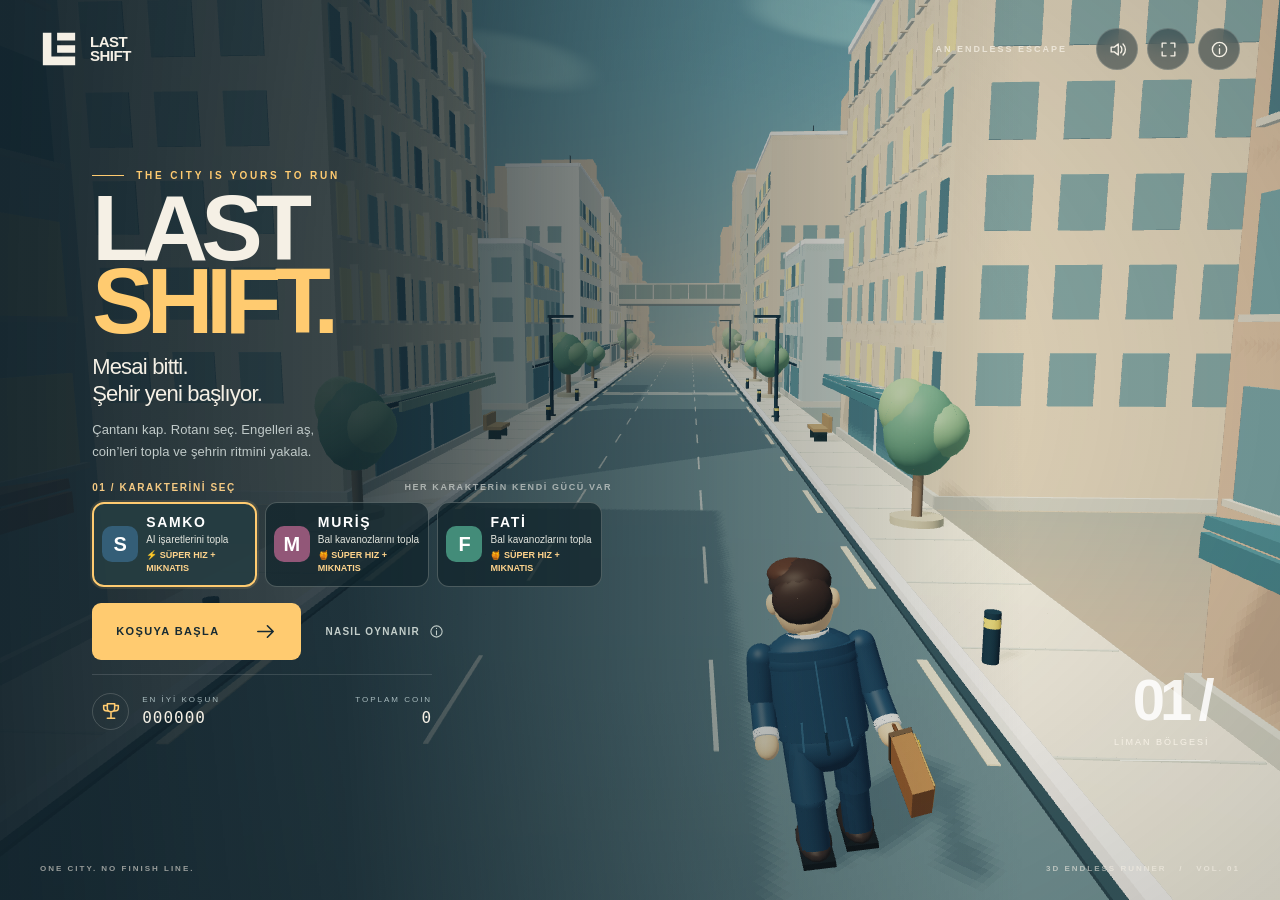
<file: index.html>
<!doctype html>
<html lang="tr">
<head>
<meta charset="utf-8"><meta name="viewport" content="width=device-width,initial-scale=1,maximum-scale=1,viewport-fit=cover"><meta name="theme-color" content="#172b33"><meta name="description" content="LAST SHIFT - Mesai bitti. Sehir yeni basliyor. Bagimsiz, 3D sonsuz kosu oyunu."><title>LAST SHIFT - An Endless Escape</title>
<link rel="icon" href="data:image/svg+xml,%3Csvg xmlns='http://www.w3.org/2000/svg' viewBox='0 0 64 64'%3E%3Crect width='64' height='64' rx='14' fill='%23172b33'/%3E%3Cpath d='M14 14h12v28h24v10H14zM32 14h18v10H32zM32 28h18v10H32z' fill='%23ffcb70'/%3E%3C/svg%3E">
<style>:root{--ink:#172b33;--paper:#f5f0e5;--muted:#b9c7c6;--gold:#ffcb70;--line:rgba(245,240,229,.18);--violet:#c2a6f5;--cyan:#87e0df;--lime:#c9e68e;--orange:#ffa571;color-scheme:dark;font-family:Arial,Helvetica,sans-serif;font-synthesis:none}
*{box-sizing:border-box;-webkit-tap-highlight-color:transparent}html,body{margin:0;width:100%;height:100%;overflow:hidden;background:var(--ink);color:var(--paper);overscroll-behavior:none}body{user-select:none;-webkit-user-select:none;touch-action:none}button{font:inherit;color:inherit;border:0;cursor:pointer}button:focus-visible{outline:3px solid var(--gold);outline-offset:5px}button:disabled{opacity:.4;cursor:default}button svg{pointer-events:none}svg{display:block}button:active{transform:translateY(1px)}[hidden]{display:none!important}#world{position:fixed;inset:0;width:100%;height:100%;display:block;outline:none}#vignette{position:fixed;inset:0;pointer-events:none;background:radial-gradient(ellipse at 50% 43%,transparent 40%,rgba(18,31,36,.16) 100%)}#speed-lines{position:fixed;inset:0;pointer-events:none;opacity:0;transition:opacity .5s;background:linear-gradient(90deg,rgba(255,196,102,.16),transparent 13%,transparent 87%,rgba(255,196,102,.16));box-shadow:inset 0 0 100px rgba(255,208,126,.12)}#speed-lines.on{opacity:1}#impact{position:fixed;inset:0;pointer-events:none;background:rgba(224,93,70,.45);opacity:0;z-index:14}#impact.flash{animation:hit .5s ease-out}@keyframes hit{0%{opacity:.8}100%{opacity:0}}
.icon{width:22px;height:22px;fill:none;stroke:currentColor;stroke-width:1.7;stroke-linecap:round;stroke-linejoin:round}.mark{width:38px;height:38px;fill:currentColor}.eyebrow{font-size:10px;font-weight:700;letter-spacing:3px;text-transform:uppercase}.mono{font-family:ui-monospace,SFMono-Regular,Menlo,Consolas,monospace;font-variant-numeric:tabular-nums}.site-head{position:fixed;z-index:5;top:max(28px,env(safe-area-inset-top));left:40px;right:40px;display:flex;align-items:center;justify-content:space-between;pointer-events:none}.brand-small{display:flex;gap:12px;align-items:center;color:var(--paper)}.brand-type{font-size:15px;line-height:.93;font-weight:900;letter-spacing:-.5px}.brand-type span{display:block}.head-right{display:flex;align-items:center;gap:9px;pointer-events:auto}.head-note{margin-right:20px;color:rgba(245,240,229,.74);font-size:9px;letter-spacing:2px;font-weight:700}.icon-button{width:42px;height:42px;display:grid;place-items:center;border:1px solid var(--line);border-radius:50%;background:rgba(23,43,51,.52);backdrop-filter:blur(10px);transition:background .2s,transform .2s}.icon-button:hover{background:rgba(23,43,51,.86)}.icon-button .icon{width:19px;height:19px}.sound-off .sound-waves{display:none}.sound-off .sound-slash{display:block}.sound-slash{display:none}
#home{position:fixed;inset:0;z-index:4;background:linear-gradient(90deg,rgba(17,34,43,.94) 0%,rgba(17,34,43,.80) 27%,rgba(17,34,43,.27) 58%,rgba(17,34,43,0) 80%);display:flex;align-items:center}.home-content{margin-left:clamp(40px,7.2vw,128px);margin-top:25px;max-width:520px;width:42vw}.edition{display:flex;align-items:center;gap:12px;margin-bottom:25px;color:var(--gold);font-size:10px;letter-spacing:2.8px;font-weight:700}.edition::before{content:"";display:block;width:32px;height:1px;background:var(--gold)}.home-title{margin:0 0 24px;font-weight:950;font-size:clamp(84px,8.9vw,156px);line-height:.79;letter-spacing:-.075em;text-transform:uppercase}.home-title span{display:block}.home-title .shift{color:var(--gold)}.home-subtitle{margin:0 0 12px;font-size:clamp(21px,2vw,29px);font-weight:400;letter-spacing:-.8px;line-height:1.23}.home-description{max-width:340px;line-height:1.7;font-size:13px;color:#c0cac9;margin:0 0 25px;letter-spacing:.1px}.primary{height:57px;padding:0 24px;border-radius:9px;display:inline-flex;align-items:center;justify-content:space-between;gap:34px;background:var(--gold);color:var(--ink);font-size:11px;font-weight:800;letter-spacing:1.4px;transition:background .2s,box-shadow .2s,transform .2s}.primary:hover{background:#ffdb9d;box-shadow:0 8px 35px rgba(255,203,112,.12)}.primary .icon{width:23px;height:23px}.secondary{padding:15px 0;display:flex;align-items:center;gap:9px;background:none;font-size:10px;font-weight:700;letter-spacing:1.2px;color:#c3ceca}.secondary .icon{width:15px;height:15px}.home-actions{display:flex;align-items:center;gap:25px;flex-wrap:wrap}.home-record{display:flex;align-items:center;gap:13px;margin-top:34px;padding-top:18px;border-top:1px solid rgba(255,255,255,.13);max-width:340px}.record-label{font-size:8px;letter-spacing:2px;color:#aabcbf}.record-value{font-size:16px;color:var(--paper);margin-top:4px;letter-spacing:1px}.record-icon{color:var(--gold);display:grid;place-items:center;width:37px;height:37px;border:1px solid var(--line);border-radius:50%}.home-bank{margin-left:auto;text-align:right}.home-foot{position:absolute;bottom:27px;left:40px;right:40px;display:flex;justify-content:space-between;gap:20px;align-items:flex-end;font-size:8px;font-weight:700;letter-spacing:2px;color:rgba(245,240,229,.58)}.world-tag{position:absolute;right:5.5%;bottom:15.5%;text-align:right}.world-tag .tag-no{font-size:58px;font-weight:900;letter-spacing:-5px;line-height:1;color:rgba(255,255,255,.85)}.world-tag .tag-name{font-size:9px;letter-spacing:2px;margin-top:8px}.world-tag .tag-line{display:block;width:90px;height:1px;background:rgba(255,255,255,.4);margin:13px 0 0 auto}
#hud{position:fixed;inset:0;z-index:3;pointer-events:none}.hud-top{position:absolute;top:max(27px,env(safe-area-inset-top));left:38px;right:38px;display:flex;justify-content:space-between;align-items:flex-start;gap:20px}.score-block{padding:12px 18px 13px;border-radius:13px;background:rgba(20,39,46,.75);backdrop-filter:blur(12px);min-width:138px}.score-label{font-size:8px;letter-spacing:2.2px;color:#bdc9c8;margin-bottom:5px}.score-number{font-size:36px;font-weight:800;line-height:1;letter-spacing:-1.6px}.score-best{font-size:8px;letter-spacing:1.0px;margin-top:7px;color:#b1c2c2}.district{display:flex;align-items:center;gap:10px;padding:12px 17px;margin-top:3px;background:rgba(20,39,46,.65);backdrop-filter:blur(12px);border-radius:30px;font-size:9px;font-weight:700;letter-spacing:1.1px}.district-number{color:var(--gold);font-family:ui-monospace,monospace;font-size:11px}.hud-right{display:flex;gap:9px;align-items:center;pointer-events:auto}.coin-badge{height:43px;min-width:86px;padding:0 13px;display:flex;align-items:center;justify-content:center;gap:8px;background:rgba(20,39,46,.78);backdrop-filter:blur(12px);border-radius:30px;color:var(--gold);font-weight:700;font-size:17px}.coin-badge .icon{width:20px;height:20px}.hud-bottom{position:absolute;left:38px;right:38px;bottom:max(29px,env(safe-area-inset-bottom));display:flex;align-items:flex-end;justify-content:space-between;gap:25px}.pace{background:rgba(20,39,46,.75);backdrop-filter:blur(12px);border-radius:12px;padding:14px 17px;width:157px}.pace-head{display:flex;justify-content:space-between;align-items:center;font-size:8px;letter-spacing:1.6px;color:#bfcbc9}.pace-value{font-size:15px;color:var(--paper);letter-spacing:-.5px}.pace-bar{height:3px;background:rgba(255,255,255,.15);border-radius:2px;margin:10px 0 8px;overflow:hidden}.pace-fill{height:100%;background:var(--gold);width:15%;transition:width .2s}.distance{font-size:9px;letter-spacing:1px;color:#b7c4c4}.mission{background:rgba(20,39,46,.75);backdrop-filter:blur(12px);border-radius:12px;padding:12px 16px;min-width:178px}.mission-label{font-size:8px;letter-spacing:1.8px;color:var(--gold);margin-bottom:7px}.mission-desc{font-size:12px;display:flex;gap:20px;justify-content:space-between}.mission-bar{height:2px;background:rgba(255,255,255,.15);margin-top:9px;overflow:hidden}.mission-fill{height:100%;width:0;background:var(--gold);transition:width .3s}.controls-hint{position:absolute;bottom:35px;left:50%;transform:translateX(-50%);color:rgba(255,255,255,.86);display:flex;align-items:center;gap:16px;font-size:9px;letter-spacing:.5px;transition:opacity .7s;white-space:nowrap;text-shadow:0 1px 8px #172b33}.key{display:inline-flex;align-items:center;justify-content:center;min-width:22px;height:21px;padding:0 5px;margin-right:3px;background:rgba(20,39,46,.65);border:1px solid rgba(245,240,229,.3);border-radius:4px;font-family:inherit;font-size:9px}.controls-hint.fade{opacity:0}.combo{position:absolute;right:40px;top:150px;opacity:0;transition:opacity .2s;text-align:right;text-shadow:0 2px 15px rgba(23,43,51,.6)}.combo.active{opacity:1}.combo-value{font-size:45px;line-height:1;font-weight:900;letter-spacing:-3px;color:var(--gold)}.combo-label{font-size:8px;letter-spacing:2px;margin-top:4px}.bonus-stack{position:absolute;top:148px;left:38px;display:flex;flex-direction:column;gap:7px}.bonus-chip{width:153px;display:grid;grid-template-columns:27px 1fr;column-gap:9px;background:rgba(20,39,46,.80);backdrop-filter:blur(10px);border-radius:10px;padding:11px 12px;color:var(--cyan)}.bonus-chip[data-kind=magnet]{color:var(--violet)}.bonus-chip[data-kind=boost]{color:var(--orange)}.bonus-chip[data-kind=flight]{color:var(--lime)}.bonus-chip .icon{grid-row:span 2;width:24px;height:24px;align-self:center}.bonus-name{font-size:9px;font-weight:700;letter-spacing:.9px;display:flex;justify-content:space-between}.bonus-time{font-size:9px;opacity:.8}.bonus-bar{margin-top:6px;height:3px;background:rgba(255,255,255,.18);border-radius:2px;overflow:hidden}.bonus-fill{height:100%;background:currentColor;width:100%}.toast{position:fixed;z-index:8;top:24%;left:50%;transform:translate(-50%,-12px);opacity:0;pointer-events:none;text-align:center;transition:opacity .2s,transform .2s;white-space:nowrap;background:rgba(19,37,44,.85);backdrop-filter:blur(12px);border:1px solid rgba(255,255,255,.14);border-radius:12px;padding:14px 24px;box-shadow:0 12px 40px rgba(17,34,43,.1)}.toast.show{opacity:1;transform:translate(-50%,0)}.toast-title{font-size:13px;font-weight:800;letter-spacing:1px;color:var(--gold)}.toast-sub{font-size:10px;margin-top:5px;letter-spacing:.3px;color:#c9d3d0}.float-points{position:fixed;z-index:6;pointer-events:none;color:var(--gold);font-size:18px;font-weight:800;text-shadow:0 2px 6px rgba(23,43,51,.6);animation:floatpoints .7s ease-out forwards}@keyframes floatpoints{0%{opacity:1;transform:translate(-50%,0) scale(.8)}20%{transform:translate(-50%,-10px) scale(1.05)}100%{opacity:0;transform:translate(-50%,-55px) scale(.8)}}
.overlay{position:fixed;inset:0;z-index:10;background:rgba(15,29,36,.57);backdrop-filter:blur(11px);display:grid;place-items:center;padding:25px}.panel{width:min(480px,100%);padding:38px 40px;background:#20353d;border:1px solid rgba(255,255,255,.14);border-radius:22px;box-shadow:0 25px 90px rgba(0,0,0,.18);position:relative}.panel-eyebrow{font-size:9px;font-weight:700;letter-spacing:2.3px;color:var(--gold);margin-bottom:18px;display:flex;align-items:center;gap:9px}.panel h2{font-size:45px;letter-spacing:-2.5px;line-height:.98;margin:0 0 14px;font-weight:900}.panel p{font-size:12px;color:#c0cecb;line-height:1.7;margin:0 0 22px}.panel .primary{width:100%;margin-top:10px}.panel .secondary{margin:7px auto 0;justify-content:center}.panel-close{position:absolute;top:17px;right:17px;width:30px;height:30px;border:0;background:rgba(255,255,255,.07)}.panel-close .icon{width:16px;height:16px}.results{display:grid;grid-template-columns:1fr 1fr 1fr;gap:10px;padding:20px 0;border-top:1px solid var(--line);border-bottom:1px solid var(--line);margin:23px 0 18px}.result-label{font-size:8px;color:#b8c8c6;letter-spacing:1.2px;margin-bottom:8px}.result-value{font-size:24px;letter-spacing:-1px;font-weight:700}.result-value.gold{color:var(--gold)}.big-score{font-size:64px;letter-spacing:-4px;font-weight:800;line-height:1;margin:9px 0 4px}.big-score-label{font-size:8px;letter-spacing:2px;color:#b8c8c6}.new-record{display:inline-flex;font-size:8px;font-weight:800;letter-spacing:1.2px;padding:6px 9px;border-radius:5px;background:var(--gold);color:var(--ink);margin-left:10px}.how-panel{width:min(650px,100%);max-height:calc(100dvh - 50px);overflow:auto;touch-action:pan-y;scrollbar-width:thin}.how-panel h2{font-size:37px}.how-controls{display:grid;grid-template-columns:1fr 1fr 1fr;gap:9px;margin:22px 0}.how-control{padding:14px 12px;background:rgba(255,255,255,.05);border-radius:9px}.how-control strong{display:block;font-size:12px;margin:9px 0 5px}.how-control small{font-size:10px;color:#acbfbd;line-height:1.5;display:block}.how-control .icon{color:var(--gold);width:25px;height:25px}.bonus-guide{display:grid;grid-template-columns:1fr 1fr;gap:16px 22px;border-top:1px solid var(--line);padding:21px 0 5px}.bonus-guide-item{display:flex;align-items:flex-start;gap:10px}.bonus-guide-item .icon{color:var(--cyan);width:25px;height:25px;flex-shrink:0}.bonus-guide-item:nth-child(1) .icon{color:var(--violet)}.bonus-guide-item:nth-child(3) .icon{color:var(--orange)}.bonus-guide-item:nth-child(4) .icon{color:var(--lime)}.bonus-guide-item strong{font-size:11px;display:block;margin:0 0 5px}.bonus-guide-item small{font-size:10px;color:#b5c7c2;line-height:1.5;display:block}.fine-print{font-size:9px!important;line-height:1.6!important;margin:18px 0 0!important;color:#9eb3b2!important}.touch-controls{position:absolute;bottom:max(23px,env(safe-area-inset-bottom));left:18px;right:18px;display:none;justify-content:space-between;pointer-events:none}.touch-group{display:flex;gap:7px;pointer-events:auto}.touch-btn{width:49px;height:49px;border-radius:15px;background:rgba(20,39,46,.54);border:1px solid rgba(255,255,255,.22);display:grid;place-items:center;touch-action:manipulation}.touch-btn .icon{width:21px;height:21px}.touch-btn.jump{color:var(--gold)}#loading{position:fixed;inset:0;z-index:25;background:var(--ink);display:grid;place-items:center;text-align:center}.loading-brand{font-size:40px;line-height:.87;font-weight:900;letter-spacing:-2px;color:var(--gold)}.loading-line{width:135px;height:2px;background:rgba(255,255,255,.1);margin:27px auto 16px;overflow:hidden}.loading-line::after{content:"";display:block;height:100%;width:50%;background:var(--gold);animation:loading 1s ease-in-out infinite}.loading-label{font-size:8px;letter-spacing:2px;color:#b0c4c3}@keyframes loading{0%{transform:translateX(-100%)}100%{transform:translateX(300%)}}#fatal{position:fixed;inset:0;z-index:30;background:var(--ink);display:grid;place-items:center;padding:30px;text-align:center}#fatal div{max-width:440px}#fatal h2{font-size:25px}#fatal p{color:#b9c7c6;line-height:1.7;font-size:14px}
@media(max-width:1000px){.site-head{left:27px;right:27px}.home-content{margin-left:6vw;max-width:440px;width:48vw}.home-title{font-size:11vw}.home-description{font-size:12px;max-width:285px}.home-actions{gap:7px 20px}.home-actions .primary{height:53px}.home-record{margin-top:20px}.world-tag{right:4%;bottom:16%}.head-note{display:none}.controls-hint{gap:8px;font-size:8px}.hud-top{left:24px;right:24px}.hud-bottom{left:24px;right:24px}.bonus-stack{left:24px}.combo{right:25px}}
@media(pointer:coarse){.touch-controls{display:flex}.controls-hint{display:none}.hud-bottom{bottom:90px}.touch-tip{display:inline!important}.desktop-tip{display:none!important}}
@media(max-width:640px){.site-head{top:max(19px,env(safe-area-inset-top));left:20px;right:20px}.mark{width:30px;height:30px}.brand-type{font-size:12px}.brand-small{gap:8px}.icon-button{width:36px;height:36px}.head-right{gap:7px}.head-right #fullscreen{display:none}#home{align-items:flex-start;background:linear-gradient(180deg,rgba(17,34,43,.83),rgba(17,34,43,.50) 29%,rgba(17,34,43,0) 52%,rgba(17,34,43,.20) 67%,rgba(17,34,43,.93) 100%)}.home-content{margin:100px 22px 0;width:100%;max-width:none}.edition{margin-bottom:14px;font-size:8px;letter-spacing:2px;gap:8px}.edition::before{width:20px}.home-title{font-size:clamp(68px,18vw,108px);line-height:.81;letter-spacing:-.065em;margin-bottom:13px}.home-title span{display:inline}.home-title .shift{display:block}.home-subtitle{font-size:18px;letter-spacing:-.45px;line-height:1.2;margin-bottom:8px;max-width:250px}.home-description{display:none}.home-actions{position:absolute;bottom:max(79px,calc(env(safe-area-inset-bottom) + 65px));left:22px;right:22px;display:flex;flex-direction:column;gap:4px}.home-actions .primary{width:100%;height:55px;border-radius:11px;font-size:11px}.home-actions .secondary{font-size:9px;padding:10px}.home-record{position:absolute;bottom:max(32px,calc(env(safe-area-inset-bottom) + 20px));left:25px;right:25px;max-width:none;padding-top:0;margin-top:0;border:0;gap:8px}.record-icon{display:none}.record-label{font-size:7px;letter-spacing:1.5px}.record-value{font-size:13px;margin-top:3px}.home-foot{display:none}.world-tag{right:24px;bottom:31%;}.world-tag .tag-no{font-size:31px;letter-spacing:-2px}.world-tag .tag-name{font-size:7px;letter-spacing:1.5px}.world-tag .tag-line{width:45px;margin-top:9px}.hud-top{top:max(17px,env(safe-area-inset-top));left:16px;right:16px;gap:8px}.score-block{min-width:104px;padding:11px 13px;border-radius:11px}.score-number{font-size:28px;letter-spacing:-1px}.score-label{font-size:7px;margin-bottom:5px}.score-best{font-size:7px}.district{position:absolute;left:50%;top:83px;transform:translateX(-50%);padding:8px 12px;white-space:nowrap;font-size:7px;letter-spacing:.9px;gap:7px}.district-number{font-size:9px}.hud-right{gap:6px}.coin-badge{height:36px;min-width:64px;font-size:14px;padding:0 10px;gap:5px}.coin-badge .icon{width:17px;height:17px}.hud-right .icon-button{width:34px;height:34px}.hud-right .icon-button .icon{width:16px;height:16px}.hud-bottom{left:17px;right:17px;bottom:91px;gap:20px}.pace{width:115px;padding:10px 12px;border-radius:10px}.pace-head{font-size:7px;letter-spacing:1px}.pace-value{font-size:12px}.pace-bar{margin:8px 0 6px;height:2px}.distance{font-size:8px}.mission{min-width:140px;padding:10px 12px;border-radius:10px}.mission-label{font-size:7px;margin-bottom:6px}.mission-desc{font-size:10px;gap:12px}.mission-bar{margin-top:8px}.bonus-stack{top:141px;left:16px;gap:6px}.bonus-chip{width:119px;padding:9px;grid-template-columns:20px 1fr;column-gap:7px;border-radius:8px}.bonus-chip .icon{width:19px;height:19px}.bonus-name{font-size:7px;letter-spacing:.5px}.bonus-time{font-size:7px}.bonus-bar{height:2px;margin-top:5px}.combo{right:20px;top:146px}.combo-value{font-size:35px}.combo-label{font-size:6px;letter-spacing:1.5px}.toast{top:29%;padding:11px 15px;border-radius:10px;max-width:90vw;white-space:normal;min-width:200px}.toast-title{font-size:11px;letter-spacing:.7px}.toast-sub{font-size:9px;line-height:1.5;margin-top:4px}.panel{padding:30px 25px;border-radius:18px}.panel h2{font-size:39px}.panel-eyebrow{font-size:8px;letter-spacing:1.7px}.panel p{font-size:11px}.big-score{font-size:58px}.results{padding:16px 0;margin:18px 0 15px;gap:7px}.result-value{font-size:23px}.result-label{font-size:7px;letter-spacing:.8px}.how-panel{padding:28px 23px}.how-panel h2{font-size:32px}.how-controls{gap:6px;margin:16px 0}.how-control{padding:11px 9px}.how-control strong{font-size:10px}.how-control small{font-size:8px}.bonus-guide{gap:16px 14px;padding-top:17px}.bonus-guide-item{gap:7px}.bonus-guide-item .icon{width:20px;height:20px}.bonus-guide-item strong{font-size:10px}.bonus-guide-item small{font-size:9px}.fine-print{font-size:8px!important}.panel .primary{height:51px}.new-record{font-size:7px;letter-spacing:.8px;padding:5px 7px}}
@media(max-height:620px) and (min-width:641px){.site-head{top:18px}.home-content{margin-top:39px}.edition{margin-bottom:14px}.home-title{font-size:15vh;margin-bottom:15px}.home-subtitle{font-size:22px}.home-description{font-size:11px;margin-bottom:15px;line-height:1.5}.home-record{margin-top:13px;padding-top:12px}.home-foot{bottom:15px}.home-actions .primary{height:45px}.hud-top{top:15px}.hud-bottom{bottom:18px}.touch-controls{bottom:18px}.hud-bottom .mission{display:none}.hud-bottom .pace{position:absolute;bottom:62px;left:0;width:125px}.bonus-stack{top:130px}.panel{padding:25px 32px}.panel h2{font-size:34px}.results{margin:15px 0;padding:14px 0}.big-score{font-size:49px}.how-panel{max-height:94dvh}}
@media(prefers-reduced-motion:reduce){*{scroll-behavior:auto!important}.float-points{animation-duration:.3s}.toast{transition:opacity .1s}.primary{transition:none}}

/* Character roster and score-driven color chapters */
:root{--stage-accent:#ffcb70}
.hero-heading{display:flex;justify-content:space-between;gap:12px;color:#f5ca83;font-size:10px;letter-spacing:.16em;font-weight:750;margin:19px 0 9px}
.hero-heading span:last-child{color:#d3d7d3;opacity:.7;font-size:9px}
.hero-select{display:grid;grid-template-columns:repeat(3,minmax(0,1fr));gap:8px;max-width:620px;margin-bottom:16px}
.hero-card{border:1px solid rgba(240,240,230,.24);border-radius:12px;background:rgba(17,36,43,.72);color:#fff;text-align:left;padding:10px 8px;display:flex;flex-direction:column;gap:8px;cursor:pointer;transition:transform .18s,border-color .18s,background .18s;min-width:0}
.hero-card:hover{transform:translateY(-3px);background:rgba(27,53,61,.9)}
.hero-card.selected{border:2px solid var(--stage-accent);background:rgba(37,61,66,.92);box-shadow:0 0 0 2px rgba(255,205,118,.12)}
.hero-avatar{height:36px;width:36px;display:grid;place-items:center;border-radius:10px;font-weight:900;font-size:20px;color:white;background:#345e77}.hero-avatar.muris{background:#925778}.hero-avatar.fati{background:#438c79}
.hero-info{display:flex;flex-direction:column;gap:4px;min-width:0}.hero-info strong{font-size:14px;letter-spacing:.12em}.hero-info small{font-size:10px;color:#e4e6df}.hero-info em{font-size:9px;font-style:normal;color:#ffd48c;font-weight:800;line-height:1.4}
.hero-running{font-size:11px;letter-spacing:.2em;font-weight:850;color:var(--stage-accent);margin-bottom:5px}.atmosphere-running{font-size:9px;letter-spacing:.15em;color:#e4e6e6;margin-bottom:8px}
@media(max-width:640px){.hero-heading{margin-top:12px}.hero-heading span:last-child{display:none}.hero-select{gap:5px}.hero-card{padding:7px 5px}.hero-avatar{height:28px;width:28px;font-size:16px}.hero-info strong{font-size:11px}.hero-info small{font-size:9px}.hero-info em{font-size:8px}.home-description{display:none}}
@media(min-width:641px){.home-content{margin-top:0}.edition{margin-bottom:12px}.home-title{font-size:clamp(66px,7.2vw,115px);margin-bottom:14px}.home-subtitle{font-size:22px}.home-description{margin-bottom:8px}.home-record{margin-top:14px}.hero-select{max-width:510px}.hero-card{flex-direction:row;align-items:center}.hero-avatar{flex-shrink:0}}
@media(max-width:640px){.home-content{margin-top:82px}.home-title{font-size:clamp(56px,15vw,82px);margin-bottom:8px}.home-subtitle{font-size:15px}.hero-heading{position:absolute;bottom:310px;left:22px;right:22px}.hero-select{position:absolute;bottom:185px;left:22px;right:22px}.hero-card{min-height:110px}.home-actions{bottom:76px}.home-record{bottom:25px}.world-tag{display:none}}
@media(max-height:740px) and (max-width:640px){.hero-heading{bottom:282px}.hero-select{bottom:159px}.home-actions{bottom:65px}.home-record{bottom:16px}.home-title{font-size:52px}.home-subtitle{font-size:13px}}
</style>
</head>
<body>
<svg width="0" height="0" style="position:absolute" aria-hidden="true"><defs>
<symbol id="i-mark" viewBox="0 0 40 40"><path d="M3 3h9v25h25v9H3zM18 3h19v8H18zM18 16h19v8H18z"/></symbol>
<symbol id="i-right" viewBox="0 0 24 24"><path d="M4 12h16m-6-6 6 6-6 6"/></symbol>
<symbol id="i-left" viewBox="0 0 24 24"><path d="M20 12H4m6-6-6 6 6 6"/></symbol>
<symbol id="i-up" viewBox="0 0 24 24"><path d="M12 20V4m-6 6 6-6 6 6"/></symbol>
<symbol id="i-down" viewBox="0 0 24 24"><path d="M12 4v16m-6-6 6 6 6-6"/></symbol>
<symbol id="i-sound" viewBox="0 0 24 24"><path d="M4 9h4l5-4v14l-5-4H4z"/><path class="sound-waves" d="M16 8c2 2 2 6 0 8m3-11c4 4 4 10 0 14"/><path class="sound-slash" d="m17 9 5 6m0-6-5 6"/></symbol>
<symbol id="i-pause" viewBox="0 0 24 24"><path d="M9 5v14M15 5v14" stroke-width="3"/></symbol>
<symbol id="i-close" viewBox="0 0 24 24"><path d="m6 6 12 12M18 6 6 18"/></symbol>
<symbol id="i-full" viewBox="0 0 24 24"><path d="M9 4H4v5m11-5h5v5M4 15v5h5m11-5v5h-5"/></symbol>
<symbol id="i-info" viewBox="0 0 24 24"><circle cx="12" cy="12" r="9"/><path d="M12 11v6m0-10v.1"/></symbol>
<symbol id="i-coin" viewBox="0 0 24 24"><circle cx="12" cy="12" r="9"/><circle cx="12" cy="12" r="6.1"/><path d="M10 8v8m4-8v8"/></symbol>
<symbol id="i-trophy" viewBox="0 0 24 24"><path d="M8 4h8v5c0 5-8 5-8 0zM8 6H4v3c0 3 4 3 4 3m8-6h4v3c0 3-4 3-4 3m-4 2v6m-4 0h8"/></symbol>
<symbol id="i-magnet" viewBox="0 0 24 24"><path d="M5 4v10a7 7 0 0 0 14 0V4h-5v10a2 2 0 0 1-4 0V4zM5 8h5m4 0h5"/></symbol>
<symbol id="i-shield" viewBox="0 0 24 24"><path d="m12 3 8 3v6c0 4-8 9-8 9s-8-5-8-9V6zM12 8v8m-4-4h8"/></symbol>
<symbol id="i-boost" viewBox="0 0 24 24"><path d="m14 2-10 12h7l-1 8L21 9h-8z"/></symbol>
<symbol id="i-flight" viewBox="0 0 24 24"><path d="M9 16V8c0-3 3-6 3-6s3 3 3 6v8zM9 10l-4 5v4l4-3m6-6 4 5v4l-4-3m-5 3 2 3 2-3"/><circle cx="12" cy="9" r="1.3"/></symbol>
<symbol id="i-lanes" viewBox="0 0 24 24"><path d="M8 8 4 12l4 4m8-8 4 4-4 4M4 12h16"/></symbol>
<symbol id="i-jump" viewBox="0 0 24 24"><path d="M4 20h16M6 15c0-8 6-11 6-11s6 3 6 11M9 7l3-3 3 3"/></symbol>
<symbol id="i-slide" viewBox="0 0 24 24"><path d="M3 20h18M5 11l6 5h7m-7-4 3-3h5M4 4h16"/><circle cx="7" cy="7" r="2"/></symbol>
<symbol id="i-check" viewBox="0 0 24 24"><path d="m5 12 4 4L19 6"/></symbol>
</defs></svg>
<canvas id="world" aria-label="LAST SHIFT 3D sonsuz kosu parkuru" tabindex="-1"></canvas>
<div id="vignette"></div><div id="speed-lines"></div><div id="impact"></div>
<header class="site-head" id="site-head">
<div class="brand-small"><svg class="mark"><use href="#i-mark"/></svg><div class="brand-type"><span>LAST</span><span>SHIFT</span></div></div>
<div class="head-right"><span class="head-note">AN ENDLESS ESCAPE</span><button class="icon-button sound-toggle" aria-label="Sesi kapat" title="Ses (M)"><svg class="icon"><use href="#i-sound"/></svg></button><button class="icon-button" id="fullscreen" aria-label="Tam ekran" title="Tam ekran (F)"><svg class="icon"><use href="#i-full"/></svg></button><button class="icon-button" id="info" aria-label="Nasil oynanir?"><svg class="icon"><use href="#i-info"/></svg></button></div>
</header>
<main id="home">
<div class="home-content">
<div class="edition">THE CITY IS YOURS TO RUN</div>
<h1 class="home-title"><span>LAST</span><span class="shift">SHIFT.</span></h1>
<h2 class="home-subtitle">Mesai bitti.<br>Şehir yeni başlıyor.</h2>
<p class="home-description">Çantanı kap. Rotanı seç. Engelleri aş,<br>coin’leri topla ve şehrin ritmini yakala.</p>
<div class="hero-heading"><span>01 / KARAKTERİNİ SEÇ</span><span>HER KARAKTERİN KENDİ GÜCÜ VAR</span></div>
<div class="hero-select" role="group" aria-label="Karakter seçimi">
<button class="hero-card selected" data-hero="samko" aria-pressed="true"><span class="hero-avatar samko">S</span><span class="hero-info"><strong>SAMKO</strong><small>AI işaretlerini topla</small><em>⚡ SÜPER HIZ + MIKNATIS</em></span></button>
<button class="hero-card" data-hero="muris" aria-pressed="false"><span class="hero-avatar muris">M</span><span class="hero-info"><strong>MURİŞ</strong><small>Bal kavanozlarını topla</small><em>🍯 SÜPER HIZ + MIKNATIS</em></span></button>
<button class="hero-card" data-hero="fati" aria-pressed="false"><span class="hero-avatar fati">F</span><span class="hero-info"><strong>FATİ</strong><small>Bal kavanozlarını topla</small><em>🍯 SÜPER HIZ + MIKNATIS</em></span></button>
</div>
<div class="home-actions"><button class="primary" id="start">KOŞUYA BAŞLA<svg class="icon"><use href="#i-right"/></svg></button><button class="secondary" id="how">NASIL OYNANIR<svg class="icon"><use href="#i-info"/></svg></button></div>
<div class="home-record"><div class="record-icon"><svg class="icon"><use href="#i-trophy"/></svg></div><div><div class="record-label">EN İYİ KOŞUN</div><div class="record-value mono" id="home-best">000000</div></div><div class="home-bank"><div class="record-label">TOPLAM COIN</div><div class="record-value mono" id="home-bank">0</div></div></div>
</div>
<div class="world-tag"><div class="tag-no">01 /</div><div class="tag-name">LİMAN BÖLGESİ</div><span class="tag-line"></span></div>
<div class="home-foot"><span>ONE CITY. NO FINISH LINE.</span><span>3D ENDLESS RUNNER &nbsp; / &nbsp; VOL. 01</span></div>
</main>
<div id="hud" hidden>
<div class="hud-top"><div class="score-block"><div class="hero-running" id="hero-hud">SAMKO</div><div class="atmosphere-running" id="atmosphere-name">GÜN BATIMI</div><div class="score-label">KOŞU SKORU</div><div class="score-number mono" id="score">000000</div><div class="score-best mono">REKOR <span id="hud-best">000000</span></div></div><div class="district"><span class="district-number" id="district-no">01</span><span id="district-name">LİMAN BÖLGESİ</span></div><div class="hud-right"><div class="coin-badge"><svg class="icon"><use href="#i-coin"/></svg><span id="coins" class="mono">0</span></div><button class="icon-button sound-toggle" aria-label="Sesi kapat" title="Ses (M)"><svg class="icon"><use href="#i-sound"/></svg></button><button class="icon-button" id="pause-button" aria-label="Duraklat" title="Duraklat (P)"><svg class="icon"><use href="#i-pause"/></svg></button></div></div>
<div class="bonus-stack" id="bonus-stack"></div>
<div class="combo" id="combo"><div class="combo-value" id="combo-value">×2</div><div class="combo-label">COIN SERİSİ</div></div>
<div class="hud-bottom"><div class="pace"><div class="pace-head"><span>TEMPO</span><span class="pace-value mono" id="pace-value">1.0×</span></div><div class="pace-bar"><div class="pace-fill" id="pace-fill"></div></div><div class="distance mono" id="distance">0 M / SONSUZA</div></div><div class="mission"><div class="mission-label" id="mission-label">MİNİ GÖREV / 01</div><div class="mission-desc"><span id="mission-name">25 coin topla</span><span class="mono" id="mission-value">0/25</span></div><div class="mission-bar"><div class="mission-fill" id="mission-fill"></div></div></div></div>
<div class="controls-hint" id="controls-hint"><span><kbd class="key">←</kbd><kbd class="key">→</kbd> Şerit değiştir</span><span><kbd class="key">SPACE</kbd> Zıpla</span><span><kbd class="key">↓</kbd> Kay</span></div>
<div class="touch-controls"><div class="touch-group"><button class="touch-btn" data-action="left" aria-label="Sola gec"><svg class="icon"><use href="#i-left"/></svg></button><button class="touch-btn" data-action="right" aria-label="Saga gec"><svg class="icon"><use href="#i-right"/></svg></button></div><div class="touch-group"><button class="touch-btn" data-action="slide" aria-label="Kay"><svg class="icon"><use href="#i-down"/></svg></button><button class="touch-btn jump" data-action="jump" aria-label="Zipla"><svg class="icon"><use href="#i-up"/></svg></button></div></div>
</div>
<div class="toast" id="toast" role="status" aria-live="polite"><div class="toast-title" id="toast-title"></div><div class="toast-sub" id="toast-sub"></div></div>
<section class="overlay" id="pause-overlay" hidden aria-label="Oyun duraklatildi"><div class="panel"><div class="panel-eyebrow">LAST SHIFT / MOLA</div><h2>BİR NEFES.</h2><p>Şehir burada. Hazır olduğunda kaldığın yerden devam.</p><button class="primary" id="resume">KOŞUYA DEVAM<svg class="icon"><use href="#i-right"/></svg></button><button class="secondary" id="restart-pause">YENİDEN BAŞLA</button><button class="secondary" id="home-pause">ANA MENÜ</button></div></section>
<section class="overlay" id="over-overlay" hidden aria-label="Kosu sonucu"><div class="panel"><div class="panel-eyebrow">VARDİYA TAMAMLANDI <span class="new-record" id="new-record" hidden>YENİ REKOR</span></div><h2>BİR KOŞU<br>DAHA?</h2><div class="big-score mono" id="final-score">000000</div><div class="big-score-label">TOPLAM SKOR</div><div class="results"><div><div class="result-label">MESAFE</div><div class="result-value mono" id="final-distance">0 m</div></div><div><div class="result-label">COIN</div><div class="result-value gold mono" id="final-coins">0</div></div><div><div class="result-label">EN İYİ</div><div class="result-value mono" id="final-best">0</div></div></div><p id="end-tip">Her koşu yeni bir rota. Bir sonraki senin.</p><button class="primary" id="restart">TEKRAR KOŞ<svg class="icon"><use href="#i-right"/></svg></button><button class="secondary" id="home-over">ANA MENÜYE DÖN</button></div></section>
<section class="overlay" id="how-overlay" hidden role="dialog" aria-modal="true" aria-labelledby="how-title"><div class="panel how-panel"><button class="icon-button panel-close" id="close-how" aria-label="Kapat"><svg class="icon"><use href="#i-close"/></svg></button><div class="panel-eyebrow">KISA BİR ŞEHİR REHBERİ</div><h2 id="how-title">RİTMİ YAKALA.</h2><p>Üç şerit. Tek yön. Bitiş çizgisi yok.<br>Coin’leri topla; araçlara, bariyerlere ve gözcülere dikkat et. Samko AI işaretleri, Muriş ve Fati bal kavanozlarıyla süper hız ve mıknatıs kazanır.</p><div class="how-controls"><div class="how-control"><svg class="icon"><use href="#i-lanes"/></svg><strong>Şerit değiştir</strong><small>← → veya A / D<br>Mobil: sağa / sola kaydır</small></div><div class="how-control"><svg class="icon"><use href="#i-jump"/></svg><strong>Zıpla</strong><small>Space, ↑ veya W<br>Mobil: yukarı kaydır / dokun</small></div><div class="how-control"><svg class="icon"><use href="#i-slide"/></svg><strong>Altından kay</strong><small>↓ veya S<br>Mobil: aşağı kaydır</small></div></div><div class="bonus-guide"><div class="bonus-guide-item"><svg class="icon"><use href="#i-magnet"/></svg><div><strong>Coin mıknatısı</strong><small>Yakındaki coin’leri 9 saniye boyunca kendine çek.</small></div></div><div class="bonus-guide-item"><svg class="icon"><use href="#i-shield"/></svg><div><strong>Koruma kalkanı</strong><small>14 saniye içinde tek bir çarpışmayı atlat.</small></div></div><div class="bonus-guide-item"><svg class="icon"><use href="#i-boost"/></svg><div><strong>Hız patlaması</strong><small>6 saniye hızlan. Engelleri kır; coin’leri yakala.</small></div></div><div class="bonus-guide-item"><svg class="icon"><use href="#i-flight"/></svg><div><strong>Uçuş modu</strong><small>Jetpack ile 9 saniye yüksel. Şehrin üzerinden uç.</small></div></div></div><p class="fine-print">Alçak bariyer: zıpla. Yüksek geçit: kay. Araç: şerit değiştir. Gözcü robotlar sana doğru ilerler. Seri coin’ler puan çarpanını yükseltir. Hız zamanla artar. P / Esc: mola · M: ses · F: tam ekran.</p><button class="primary" id="got-it">HAZIRIM<svg class="icon"><use href="#i-right"/></svg></button></div></section>
<div id="loading"><div><div class="loading-brand">LAST<br>SHIFT.</div><div class="loading-line"></div><div class="loading-label">ŞEHİR UYANIYOR</div></div></div>
<div id="fatal" hidden><div><h2>Şehir henüz görüntülenemedi.</h2><p id="fatal-message">Bu oyun WebGL 2 destekleyen bir tarayıcı ve donanım hızlandırması gerektirir.</p><p>Dosyayı Chrome veya Edge ile açmayı deneyin. Kurulum ya da internet bağlantısı gerekmiyor.</p></div></div>
<noscript>LAST SHIFT için JavaScript’i etkinleştirin.</noscript>
<script>/* ShiftGL - small instanced WebGL2 renderer for LAST SHIFT. No runtime dependencies. */
'use strict';
const ShiftGL = (() => {
  const I = () => new Float32Array([1,0,0,0,0,1,0,0,0,0,1,0,0,0,0,1]);
  function multiply(a,b,out=new Float32Array(16)){
    for(let j=0;j<4;j++){const k=j*4;for(let i=0;i<4;i++) out[k+i]=a[i]*b[k]+a[4+i]*b[k+1]+a[8+i]*b[k+2]+a[12+i]*b[k+3];}return out;
  }
  function compose(p,r,s,out=new Float32Array(16)){
    const a=Math.cos(r[0]),b=Math.sin(r[0]),c=Math.cos(r[1]),d=Math.sin(r[1]),e=Math.cos(r[2]),f=Math.sin(r[2]);
    out[0]=c*e*s[0];out[1]=(a*f+b*d*e)*s[0];out[2]=(b*f-a*d*e)*s[0];out[3]=0;
    out[4]=-c*f*s[1];out[5]=(a*e-b*d*f)*s[1];out[6]=(b*e+a*d*f)*s[1];out[7]=0;
    out[8]=d*s[2];out[9]=-b*c*s[2];out[10]=a*c*s[2];out[11]=0;
    out[12]=p[0];out[13]=p[1];out[14]=p[2];out[15]=1;return out;
  }
  function perspective(fov,aspect,near,far){const f=1/Math.tan(fov/2),nf=1/(near-far);return new Float32Array([f/aspect,0,0,0,0,f,0,0,0,0,(far+near)*nf,-1,0,0,2*far*near*nf,0]);}
  function ortho(l,r,b,t,n,f){return new Float32Array([2/(r-l),0,0,0,0,2/(t-b),0,0,0,0,-2/(f-n),0,-(r+l)/(r-l),-(t+b)/(t-b),-(f+n)/(f-n),1]);}
  const normalize = v=>{const l=Math.hypot(...v)||1;return v.map(a=>a/l);};
  const cross=(a,b)=>[a[1]*b[2]-a[2]*b[1],a[2]*b[0]-a[0]*b[2],a[0]*b[1]-a[1]*b[0]];
  const dot=(a,b)=>a[0]*b[0]+a[1]*b[1]+a[2]*b[2];
  function lookAt(eye,target,up=[0,1,0]){const z=normalize(eye.map((x,i)=>x-target[i])),x=normalize(cross(up,z)),y=cross(z,x);return new Float32Array([x[0],y[0],z[0],0,x[1],y[1],z[1],0,x[2],y[2],z[2],0,-dot(x,eye),-dot(y,eye),-dot(z,eye),1]);}
  function rgb(hex){if(Array.isArray(hex))return hex.slice(0,3);const n=parseInt(hex.replace('#',''),16);return [(n>>16&255)/255,(n>>8&255)/255,(n&255)/255];}
  function geoBox(){const p=[],n=[],idx=[];const faces=[[[1,0,0],[[.5,-.5,.5],[.5,-.5,-.5],[.5,.5,-.5],[.5,.5,.5]]],[[-1,0,0],[[-.5,-.5,-.5],[-.5,-.5,.5],[-.5,.5,.5],[-.5,.5,-.5]]],[[0,1,0],[[-.5,.5,.5],[.5,.5,.5],[.5,.5,-.5],[-.5,.5,-.5]]],[[0,-1,0],[[-.5,-.5,-.5],[.5,-.5,-.5],[.5,-.5,.5],[-.5,-.5,.5]]],[[0,0,1],[[-.5,-.5,.5],[.5,-.5,.5],[.5,.5,.5],[-.5,.5,.5]]],[[0,0,-1],[[.5,-.5,-.5],[-.5,-.5,-.5],[-.5,.5,-.5],[.5,.5,-.5]]]];
    for(const [normal,verts]of faces){const a=p.length/3;verts.forEach(v=>{p.push(...v);n.push(...normal);});idx.push(a,a+1,a+2,a,a+2,a+3);}return {p,n,idx};}
  function geoSphere(seg=16,rings=10){const p=[],n=[],idx=[];for(let j=0;j<=rings;j++){const t=j/rings*Math.PI;for(let i=0;i<=seg;i++){const u=i/seg*Math.PI*2,v=[Math.sin(t)*Math.cos(u),Math.cos(t),Math.sin(t)*Math.sin(u)];p.push(...v);n.push(...v);}}for(let j=0;j<rings;j++)for(let i=0;i<seg;i++){const a=j*(seg+1)+i,b=a+seg+1;idx.push(a,b,a+1,b,b+1,a+1);}return{p,n,idx};}
  function geoCylinder(seg=16,top=1){const p=[],n=[],idx=[];for(let j=0;j<2;j++)for(let i=0;i<=seg;i++){const a=i/seg*Math.PI*2,r=j?top:1,normal=normalize([Math.cos(a),1-top,Math.sin(a)]);p.push(Math.cos(a)*r,j-.5,Math.sin(a)*r);n.push(...normal);}for(let i=0;i<seg;i++){idx.push(i,i+1,i+seg+1,i+1,i+seg+2,i+seg+1);}for(let j=0;j<2;j++){const start=p.length/3,y=j-.5,r=j?top:1;p.push(0,y,0);n.push(0,j?1:-1,0);for(let i=0;i<=seg;i++){const a=i/seg*Math.PI*2;p.push(Math.cos(a)*r,y,Math.sin(a)*r);n.push(0,j?1:-1,0);}for(let i=0;i<seg;i++)if(j)idx.push(start,start+i+2,start+i+1);else idx.push(start,start+i+1,start+i+2);}return{p,n,idx};}
  function geoTorus(seg=20,tube=7){const p=[],n=[],idx=[];for(let i=0;i<=seg;i++){const u=i/seg*Math.PI*2;for(let j=0;j<=tube;j++){const v=j/tube*Math.PI*2,c=Math.cos(v),s=Math.sin(v);p.push((1+.16*c)*Math.cos(u),(1+.16*c)*Math.sin(u),.16*s);n.push(c*Math.cos(u),c*Math.sin(u),s);}}for(let i=0;i<seg;i++)for(let j=0;j<tube;j++){const a=i*(tube+1)+j,b=a+tube+1;idx.push(a,b,a+1,b,b+1,a+1);}return{p,n,idx};}
  function geoWedge(){return geoCylinder(3,.02);}
  class Node{
    constructor(shape=null,color='#ffffff',scale=[1,1,1],position=[0,0,0],rotation=[0,0,0]){this.shape=shape;this.color=rgb(color);this.s=scale;this.p=position;this.r=rotation;this.children=[];this.visible=true;this.emission=0;this.shadow=true;this.metal=0;this.world=I();this.local=I();this.parent=null;}
    add(...items){items.forEach(n=>{if(n.parent)n.parent.remove(n);this.children.push(n);n.parent=this;});return this;}
    remove(n){const i=this.children.indexOf(n);if(i>=0){this.children.splice(i,1);n.parent=null;}return this;}
    setColor(color){this.color=rgb(color);return this;}
    traverse(fn){fn(this);this.children.forEach(c=>c.traverse(fn));}
  }
  const group=()=>new Node();
  const mesh=(shape,color,scale,position,rotation)=>new Node(shape,color,scale,position,rotation);
  const vertex=`#version 300 es
  precision highp float;
  layout(location=0) in vec3 aPos;layout(location=1) in vec3 aNormal;
  layout(location=2) in mat4 aModel;layout(location=6) in vec4 aColor;layout(location=7) in vec2 aStyle;
  uniform mat4 uVP;uniform mat4 uLight;uniform vec3 uEye;
  out vec3 vColor;out vec3 vNormal;out vec3 vWorld;out vec4 vShadow;out float vEmission;out float vMetal;
  void main(){vec4 w=aModel*vec4(aPos,1.0);vWorld=w.xyz;
    mat3 m=mat3(aModel);vNormal=normalize(m*(aNormal/vec3(dot(m[0],m[0]),dot(m[1],m[1]),dot(m[2],m[2]))));
    vColor=aColor.rgb;vEmission=aColor.a;vMetal=aStyle.x;vShadow=uLight*w;gl_Position=uVP*w;}`;
  const fragment=`#version 300 es
  precision highp float;
  in vec3 vColor;in vec3 vNormal;in vec3 vWorld;in vec4 vShadow;in float vEmission;in float vMetal;
  uniform vec3 uEye;uniform vec3 uFog;uniform vec3 uSun;uniform float uNight;uniform sampler2D uDepth;uniform float uShadows;
  out vec4 frag;
  float shadow(){vec3 p=vShadow.xyz/vShadow.w*.5+.5;if(p.x<0.0||p.x>1.0||p.y<0.0||p.y>1.0||p.z>1.0)return 1.0;
    float bias=max(.0025*(1.0-dot(normalize(vNormal),uSun)),.0010),s=0.0;vec2 texel=1.0/vec2(textureSize(uDepth,0));
    for(int x=-1;x<=1;x++)for(int y=-1;y<=1;y++){float d=texture(uDepth,p.xy+vec2(x,y)*texel).r;s+=(p.z-bias>d)?.48:1.0;}return s/9.0;}
  vec3 aces(vec3 x){return clamp((x*(2.51*x+.03))/(x*(2.43*x+.59)+.14),0.0,1.0);}
  void main(){vec3 N=normalize(vNormal),V=normalize(uEye-vWorld),H=normalize(uSun+V);float sun=max(dot(N,uSun),0.0);float sh=mix(1.0,shadow(),uShadows);
    vec3 base=pow(vColor,vec3(2.2));vec3 ambient=mix(vec3(.30,.34,.38),vec3(.50,.56,.60),N.y*.5+.5);
    ambient*=mix(1.0,.48,uNight);vec3 diffuse=ambient+vec3(1.45,1.22,.95)*sun*sh*mix(1.0,.43,uNight);
    float spec=pow(max(dot(N,H),0.0),mix(24.0,72.0,vMetal))*(.06+vMetal*.95)*sh;
    float rim=pow(1.0-max(dot(N,V),0.0),3.0)*.1;
    vec3 c=base*diffuse+vec3(1.0,.86,.64)*spec+base*vEmission*2.2+rim*base;
    c=pow(aces(c),vec3(1.0/2.2));float fog=smoothstep(55.0,165.0,length(vWorld-uEye));c=mix(c,uFog,fog);
    frag=vec4(c,1.0);}`;
  const depthV=`#version 300 es
  precision highp float;layout(location=0) in vec3 aPos;layout(location=2) in mat4 aModel;uniform mat4 uVP;void main(){gl_Position=uVP*aModel*vec4(aPos,1.0);}`;
  const depthF=`#version 300 es
  precision highp float;void main(){}`;
  const skyV=`#version 300 es
  out vec2 vUv;void main(){vec2 p=vec2((gl_VertexID<<1)&2,gl_VertexID&2);vUv=p;gl_Position=vec4(p*2.0-1.0,1.0,1.0);}`;
  const skyF=`#version 300 es
  precision highp float;in vec2 vUv;out vec4 frag;uniform float uNight;uniform float uTime;uniform float uAspect;
  void main(){vec3 low=mix(vec3(.84,.76,.65),vec3(.18,.25,.34),uNight);vec3 high=mix(vec3(.40,.61,.65),vec3(.055,.12,.21),uNight);
    vec3 c=mix(low,high,smoothstep(.15,1.0,vUv.y));vec2 q=(vUv-vec2(.73,.76))*vec2(uAspect,1.0);float d=length(q);c+=vec3(1.0,.68,.32)*exp(-d*10.0)*.18*(1.0-uNight);c=mix(c,vec3(1.,.91,.69),(1.0-smoothstep(.032,.035,d))*(1.0-uNight));
    float cloud=sin(vUv.x*12.0+uTime*.008)*sin(vUv.x*7.0+vUv.y*29.0);c+=vec3(.13,.12,.09)*smoothstep(.55,.85,cloud)*smoothstep(.56,.8,vUv.y)*(1.0-uNight);
    frag=vec4(c,1.0);}`;
  class Renderer{
    constructor(canvas){this.canvas=canvas;const gl=canvas.getContext('webgl2',{alpha:false,antialias:true,powerPreference:'high-performance',preserveDrawingBuffer:true});if(!gl)throw new Error('WebGL2 desteklenmiyor. Chrome veya Edge ile tekrar deneyin.');this.gl=gl;this.dpr=Math.min(devicePixelRatio||1,1.6);this.program=this.compile(vertex,fragment);this.depthProgram=this.compile(depthV,depthF);this.skyProgram=this.compile(skyV,skyF);this.shadows=true;this.night=0;this.time=0;this.eye=[0,6.0,10];this.target=[0,1.6,-12];this.fov=54;this.geometries={};this.batches={};this.drawCalls=0;this.instances=0;
      const shapes={box:geoBox(),sphere:geoSphere(),cylinder:geoCylinder(),cone:geoCylinder(12,.08),torus:geoTorus(),wedge:geoWedge()};for(const [key,geo] of Object.entries(shapes))this.geometries[key]=this.upload(geo);
      this.depthTex=gl.createTexture();gl.bindTexture(gl.TEXTURE_2D,this.depthTex);gl.texImage2D(gl.TEXTURE_2D,0,gl.DEPTH_COMPONENT24,1024,1024,0,gl.DEPTH_COMPONENT,gl.UNSIGNED_INT,null);gl.texParameteri(gl.TEXTURE_2D,gl.TEXTURE_MIN_FILTER,gl.NEAREST);gl.texParameteri(gl.TEXTURE_2D,gl.TEXTURE_MAG_FILTER,gl.NEAREST);gl.texParameteri(gl.TEXTURE_2D,gl.TEXTURE_WRAP_S,gl.CLAMP_TO_EDGE);gl.texParameteri(gl.TEXTURE_2D,gl.TEXTURE_WRAP_T,gl.CLAMP_TO_EDGE);
      this.fbo=gl.createFramebuffer();gl.bindFramebuffer(gl.FRAMEBUFFER,this.fbo);gl.framebufferTexture2D(gl.FRAMEBUFFER,gl.DEPTH_ATTACHMENT,gl.TEXTURE_2D,this.depthTex,0);gl.drawBuffers([gl.NONE]);gl.readBuffer(gl.NONE);if(gl.checkFramebufferStatus(gl.FRAMEBUFFER)!==gl.FRAMEBUFFER_COMPLETE)this.shadows=false;gl.bindFramebuffer(gl.FRAMEBUFFER,null);
      this.lightVP=multiply(ortho(-27,27,-39,39,.5,140),lookAt([-27,44,5],[0,0,-22]));this.sun=normalize([-27,44,27]);this.resize();
    }
    compile(vs,fs){const g=this.gl;const shader=(type,text)=>{const s=g.createShader(type);g.shaderSource(s,text);g.compileShader(s);if(!g.getShaderParameter(s,g.COMPILE_STATUS))throw new Error(g.getShaderInfoLog(s));return s;};const v=shader(g.VERTEX_SHADER,vs),f=shader(g.FRAGMENT_SHADER,fs),p=g.createProgram();g.attachShader(p,v);g.attachShader(p,f);g.linkProgram(p);g.deleteShader(v);g.deleteShader(f);if(!g.getProgramParameter(p,g.LINK_STATUS))throw new Error(g.getProgramInfoLog(p));return p;}
    upload(geo){const g=this.gl,vao=g.createVertexArray();g.bindVertexArray(vao);const inter=new Float32Array(geo.p.length*2);for(let i=0;i<geo.p.length/3;i++){inter.set(geo.p.slice(i*3,i*3+3),i*6);inter.set(geo.n.slice(i*3,i*3+3),i*6+3);}const v=g.createBuffer();g.bindBuffer(g.ARRAY_BUFFER,v);g.bufferData(g.ARRAY_BUFFER,inter,g.STATIC_DRAW);g.enableVertexAttribArray(0);g.vertexAttribPointer(0,3,g.FLOAT,false,24,0);g.enableVertexAttribArray(1);g.vertexAttribPointer(1,3,g.FLOAT,false,24,12);const indices=g.createBuffer();g.bindBuffer(g.ELEMENT_ARRAY_BUFFER,indices);g.bufferData(g.ELEMENT_ARRAY_BUFFER,new Uint16Array(geo.idx),g.STATIC_DRAW);const instance=g.createBuffer();g.bindBuffer(g.ARRAY_BUFFER,instance);const stride=22*4;for(let i=0;i<4;i++){g.enableVertexAttribArray(2+i);g.vertexAttribPointer(2+i,4,g.FLOAT,false,stride,i*16);g.vertexAttribDivisor(2+i,1);}g.enableVertexAttribArray(6);g.vertexAttribPointer(6,4,g.FLOAT,false,stride,64);g.vertexAttribDivisor(6,1);g.enableVertexAttribArray(7);g.vertexAttribPointer(7,2,g.FLOAT,false,stride,80);g.vertexAttribDivisor(7,1);g.bindVertexArray(null);return{vao,instance,count:geo.idx.length,data:new Float32Array(22*8192),n:0};}
    resize(){const w=this.canvas.clientWidth||innerWidth,h=this.canvas.clientHeight||innerHeight;this.width=w;this.height=h;this.canvas.width=Math.floor(w*this.dpr);this.canvas.height=Math.floor(h*this.dpr);this.aspect=w/h;}
    collect(node,parent=I()){
      if(!node.visible)return;compose(node.p,node.r,node.s,node.local);multiply(parent,node.local,node.world);
      if(node.shape){const g=this.geometries[node.shape];if(g.n>=8192)return;const o=g.n++*22;g.data.set(node.world,o);g.data[o+16]=node.color[0];g.data[o+17]=node.color[1];g.data[o+18]=node.color[2];g.data[o+19]=node.emission;g.data[o+20]=node.metal;g.data[o+21]=node.shadow?1:0;}
      for(let i=0;i<node.children.length;i++)this.collect(node.children[i],node.world);
    }
    render(scene,dt=0){const g=this.gl;this.time+=dt;this.drawCalls=0;this.instances=0;for(const geo of Object.values(this.geometries))geo.n=0;this.collect(scene);
      for(const geo of Object.values(this.geometries)){if(!geo.n)continue;this.instances+=geo.n;g.bindBuffer(g.ARRAY_BUFFER,geo.instance);g.bufferData(g.ARRAY_BUFFER,geo.data.subarray(0,geo.n*22),g.DYNAMIC_DRAW);}
      const draw=()=>{for(const geo of Object.values(this.geometries))if(geo.n){g.bindVertexArray(geo.vao);g.drawElementsInstanced(g.TRIANGLES,geo.count,g.UNSIGNED_SHORT,0,geo.n);this.drawCalls++;}};
      g.enable(g.DEPTH_TEST);g.depthFunc(g.LEQUAL);g.disable(g.BLEND);g.disable(g.CULL_FACE);
      if(this.shadows){g.bindFramebuffer(g.FRAMEBUFFER,this.fbo);g.viewport(0,0,1024,1024);g.clear(g.DEPTH_BUFFER_BIT);g.useProgram(this.depthProgram);g.uniformMatrix4fv(g.getUniformLocation(this.depthProgram,'uVP'),false,this.lightVP);g.enable(g.POLYGON_OFFSET_FILL);g.polygonOffset(1.5,2.0);draw();g.disable(g.POLYGON_OFFSET_FILL);}
      g.bindFramebuffer(g.FRAMEBUFFER,null);g.viewport(0,0,this.canvas.width,this.canvas.height);g.clearColor(.78,.72,.62,1);g.clear(g.COLOR_BUFFER_BIT|g.DEPTH_BUFFER_BIT);
      g.disable(g.DEPTH_TEST);g.useProgram(this.skyProgram);g.bindVertexArray(null);g.uniform1f(g.getUniformLocation(this.skyProgram,'uNight'),this.night);g.uniform1f(g.getUniformLocation(this.skyProgram,'uTime'),this.time);g.uniform1f(g.getUniformLocation(this.skyProgram,'uAspect'),this.aspect);g.drawArrays(g.TRIANGLES,0,3);g.enable(g.DEPTH_TEST);
      const vp=multiply(perspective(this.fov*Math.PI/180,this.aspect,.12,220),lookAt(this.eye,this.target));g.useProgram(this.program);const u=n=>g.getUniformLocation(this.program,n);g.uniformMatrix4fv(u('uVP'),false,vp);g.uniformMatrix4fv(u('uLight'),false,this.lightVP);g.uniform3fv(u('uEye'),this.eye);g.uniform3fv(u('uFog'),[.84*(1-this.night)+.18*this.night,.76*(1-this.night)+.25*this.night,.65*(1-this.night)+.34*this.night]);g.uniform3fv(u('uSun'),this.sun);g.uniform1f(u('uNight'),this.night);g.uniform1f(u('uShadows'),this.shadows?1:0);g.activeTexture(g.TEXTURE0);g.bindTexture(g.TEXTURE_2D,this.depthTex);g.uniform1i(u('uDepth'),0);draw();g.bindVertexArray(null);
    }
    project(position){const vp=multiply(perspective(this.fov*Math.PI/180,this.aspect,.12,220),lookAt(this.eye,this.target)),[x,y,z]=position,w=vp[3]*x+vp[7]*y+vp[11]*z+vp[15];return{x:(vp[0]*x+vp[4]*y+vp[8]*z+vp[12])/w*this.width*.5+this.width*.5,y:-(vp[1]*x+vp[5]*y+vp[9]*z+vp[13])/w*this.height*.5+this.height*.5,visible:w>0};}
  }
  return{Renderer,Node,group,mesh,rgb,I,multiply,compose,normalize};
})();
</script>
<script>/* Art direction, procedural city, rigged character and tangible gameplay objects. */
'use strict';
const ShiftWorld=(()=>{
  const {group,mesh}=ShiftGL;
  const C={ink:'#203843',suit:'#243f51',suitLight:'#35576b',seam:'#526e7a',skin:'#dcae85',hair:'#382d29',shoe:'#342d2b',paper:'#f4eddf',gold:'#ffca59',goldEdge:'#e89c31',street:'#50646a',concrete:'#d2cbb7',sage:'#96aa8b',tree:'#5c816c',treeLight:'#82a078',orange:'#eb844a',red:'#e45d49',glass:'#50737a',dark:'#24383c',cyan:'#74d6dc',violet:'#b59bee'};
  let seed=73129;
  function random(){seed=(Math.imul(seed,1664525)+1013904223)>>>0;return seed/4294967296;}
  const pick=a=>a[Math.floor(random()*a.length)];
  function box(g,c,s,p,r){const n=mesh('box',c,s,p,r);g.add(n);return n;}
  function ball(g,c,s,p){const n=mesh('sphere',c,s,p);g.add(n);return n;}
  function cyl(g,c,s,p,r){const n=mesh('cylinder',c,s,p,r);g.add(n);return n;}
  function ring(g,c,s,p,r){const n=mesh('torus',c,s,p,r);g.add(n);return n;}
  function limb(parent,p,color,len,width=.14){const joint=group();joint.p=p;parent.add(joint);cyl(joint,color,[width,len,width],[0,-len/2,0]);ball(joint,color,[width,width,width],[0,0,0]);return joint;}
  function character(identity="samko"){
    const look={samko:{suit:"#243f51",hair:"#382d29",skin:"#dcae85",accent:"#b85d46"},muris:{suit:"#86516e",hair:"#583328",skin:"#e3b994",accent:"#ffca59"},fati:{suit:"#37796c",hair:"#302825",skin:"#d5a47e",accent:"#e2a15c"}}[identity]||{suit:C.suit,hair:C.hair,skin:C.skin,accent:"#b85d46"};
    const old={suit:C.suit,hair:C.hair,skin:C.skin};C.suit=look.suit;C.hair=look.hair;C.skin=look.skin;
    const root=group(),body=group();root.add(body);
    const pelvis=ball(body,C.suit,[.32,.24,.21],[0,1.0,0]);
    const torso=cyl(body,C.suit,[.39,.70,.24],[0,1.43,0]);
    torso.s=[.37,.72,.235];
    ball(body,C.suit,[.38,.24,.24],[0,1.68,0]);
    // Tailored jacket seams, shoulder structure and the back vent.
    box(body,C.suitLight,[.013,.58,.013],[0,1.42,.238]);
    box(body,C.suitLight,[.016,.23,.015],[-.18,1.13,.23],[0,0,-.07]);
    box(body,C.suitLight,[.016,.23,.015],[.18,1.13,.23],[0,0,.07]);
    box(body,'#1a303d',[.02,.18,.022],[0,1.06,.239]);
    cyl(body,C.skin,[.12,.17,.12],[0,1.92,0]);
    cyl(body,C.paper,[.17,.085,.15],[0,1.85,0]);
    const head=group();head.p=[0,2.09,-.035];body.add(head);
    ball(head,C.skin,[.245,.295,.225],[0,.035,0]);
    ball(head,C.hair,[.25,.18,.23],[0,.205,.01]);
    ball(head,C.hair,[.236,.21,.12],[0,.10,.15]);
    ball(head,'#47342b',[.19,.11,.2],[-.065,.28,-.025]);
    ball(head,C.skin,[.053,.085,.055],[-.24,.04,.005]);ball(head,C.skin,[.053,.085,.055],[.24,.04,.005]);
    ball(head,C.skin,[.055,.065,.07],[0,.035,-.231]);
    box(head,'#302d2b',[.23,.035,.028],[0,.10,-.221]);
    // White shirt / narrow tie / folded lapels on the front of the suit.
    box(body,C.paper,[.16,.48,.018],[0,1.54,-.23]);
    box(body,look.accent,[.055,.33,.025],[0,1.50,-.246],[0,0,.03]);
    box(body,C.suitLight,[.15,.37,.024],[-.145,1.60,-.23],[0,0,-.31]);
    box(body,C.suitLight,[.15,.37,.024],[.145,1.60,-.23],[0,0,.31]);
    const leftLeg=limb(body,[-.19,1.05,0],C.suit,.48,.142),rightLeg=limb(body,[.19,1.05,0],C.suit,.48,.142);
    const leftKnee=limb(leftLeg,[0,-.48,0],C.suit,.44,.12),rightKnee=limb(rightLeg,[0,-.48,0],C.suit,.44,.12);
    for(const k of [leftKnee,rightKnee]){ball(k,C.shoe,[.145,.105,.26],[0,-.44,-.105]);box(k,'#191f23',[.26,.055,.44],[0,-.50,-.07]);}
    const leftArm=limb(body,[-.40,1.73,0],C.suit,.36,.115),rightArm=limb(body,[.40,1.73,0],C.suit,.36,.115);
    const leftElbow=limb(leftArm,[0,-.36,0],C.suit,.30,.10),rightElbow=limb(rightArm,[0,-.36,0],C.suit,.30,.10);
    for(const e of [leftElbow,rightElbow]){cyl(e,C.paper,[.102,.06,.102],[0,-.29,0]);ball(e,C.skin,[.094,.115,.09],[0,-.37,0]);}
    const bag=group();bag.p=[.03,-.55,.005];rightElbow.add(bag);
    box(bag,'#895c3a',[.16,.45,.57],[0,-.15,0]);
    box(bag,'#a3784a',[.018,.39,.50],[.09,-.15,0]);
    box(bag,'#493b2c',[.17,.035,.58],[0,.065,0]);
    const handle=ring(bag,'#573e2a',[.11,.095,.10],[0,.13,0],[0,Math.PI/2,0]);
    box(bag,C.goldEdge,[.025,.05,.055],[.103,-.015,-.17]);box(bag,C.goldEdge,[.025,.05,.055],[.103,-.015,.17]);
    const jet=group();jet.p=[0,1.5,.32];jet.visible=false;body.add(jet);
    box(jet,C.paper,[.52,.55,.25],[0,0,0]);box(jet,C.dark,[.31,.27,.035],[0,.02,.14]);
    const wings=[];for(const sign of[-1,1]){cyl(jet,C.ink,[.12,.65,.12],[sign*.29,-.05,.0]);const flame=mesh('cone',C.cyan,[.09,.42,.09],[sign*.29,-.52,0],[0,0,Math.PI]);flame.emission=1.2;jet.add(flame);wings.push(flame);box(jet,C.paper,[.67,.065,.32],[sign*.56,.09,0],[0,sign*.16,sign*.09]);box(jet,C.orange,[.12,.07,.33],[sign*.82,.09,0]);}
    const shield=group();shield.visible=false;root.add(shield);for(let i=0;i<3;i++){const s=ring(shield,C.cyan,[.70,1.25,.70],[0,1.2,0],[0,i*Math.PI/3,0]);s.emission=.45;}
    function animate(t,speed,slide,air,flight,lean=0,phase=null){
      const a=phase===null?t*(speed>0?10.8:3):phase,run=Math.min(1,speed/12),swing=Math.sin(a)*.64*run;
      const smooth=(v,target,rate)=>v+(target-v)*Math.min(1,rate);body.p[1]=smooth(body.p[1],slide?-.57:Math.abs(Math.cos(a))*0.042*run,.23);body.r=[smooth(body.r[0],slide?-1.05:flight?-.30:-.10,.20),0,smooth(body.r[2],lean,.18)];
      if(slide){leftLeg.r[0]=-.95;rightLeg.r[0]=.2;leftKnee.r[0]=1.7;rightKnee.r[0]=1.8;leftArm.r[0]=.65;rightArm.r[0]=.3;leftElbow.r[0]=-.7;rightElbow.r[0]=-.5;}
      else if(flight){leftLeg.r[0]=.35+Math.sin(t*4)*.08;rightLeg.r[0]=.15+Math.cos(t*4)*.08;leftKnee.r[0]=.25;rightKnee.r[0]=.45;leftArm.r[0]=-.7;rightArm.r[0]=-.4;leftElbow.r[0]=-.5;rightElbow.r[0]=-.35;}
      else if(air){leftLeg.r[0]=-.45;rightLeg.r[0]=.5;leftKnee.r[0]=.85;rightKnee.r[0]=.70;leftArm.r[0]=-.8;rightArm.r[0]=.0;leftElbow.r[0]=-.85;rightElbow.r[0]=-.7;}
      else{leftLeg.r[0]=swing;rightLeg.r[0]=-swing;leftKnee.r[0]=Math.max(0,-swing)*1.6+.1;rightKnee.r[0]=Math.max(0,swing)*1.6+.1;leftArm.r[0]=-swing*.8;rightArm.r[0]=swing*.6;leftElbow.r[0]=-.85;rightElbow.r[0]=-.6;}
      leftArm.r[2]=-.10;rightArm.r[2]=.13;head.r[0]=slide?.55:.06;head.r[1]=lean*-.7;bag.r[0]=Math.sin(a+.6)*.16;jet.visible=flight;wings.forEach((f,i)=>{f.s[1]=.35+Math.sin(t*38+i)*.10;});
    }
    Object.assign(C,old);return{root,body,shield,animate};
  }
  function tree(g,x,z,scale=1){const t=group();t.p=[x,0,z];t.s=[scale,scale,scale];g.add(t);cyl(t,'#b4aa8d',[.6,.32,.6],[0,.16,0]);cyl(t,'#786756',[.12,1.8,.12],[0,1.05,0]);ball(t,C.tree,[.83,1.05,.75],[0,2.3,0]);ball(t,C.treeLight,[.60,.70,.60],[-.33,2.77,-.10]);ball(t,'#739273',[.63,.65,.67],[.40,2.32,.15]);}
  function lamp(g,x,z){const l=group();l.p=[x,0,z];g.add(l);cyl(l,C.ink,[.085,4.7,.085],[0,2.35,0]);box(l,C.ink,[1.15,.12,.28],[x>0?-.45:.45,4.64,0]);const light=box(l,'#ffe6ad',[.8,.045,.22],[x>0?-.45:.45,4.55,0]);light.emission=.85;cyl(l,C.dark,[.18,.18,.18],[0,.1,0]);}
  function building(parent,x,z,w,d,h,color,style){const g=group();g.p=[x,0,z];parent.add(g);box(g,color,[w,h,d],[0,h/2,0]);
    box(g,C.paper,[w+.2,.24,d+.2],[0,h-.15,0]);box(g,'#b7b6a6',[w+.25,.30,d+.25],[0,.2,0]);
    const rows=Math.min(7,Math.floor((h-2)/2.0)),cols=Math.max(2,Math.floor(d/2));const roadSign=x>0?-1:1;
    // Windows are recessed dark panels, surrounded with slender stone mullions.
    for(let j=0;j<rows;j++)for(let k=0;k<cols;k++){
      const yy=3.05+j*1.95,zz=(k-(cols-1)/2)*(d/cols),lit=random()>.66;
      const win=box(g,lit?'#d9bb7c':pick(['#628185','#77918f','#49666e']),[.035,1.22,d/cols*.67],[roadSign*(w/2+.02),yy,zz]);win.emission=lit?.10:0;
      box(g,'#bcb7a5',[.09,.075,d/cols*.76],[roadSign*(w/2+.055),yy-.64,zz]);
      if(style===1)box(g,color,[.20,1.45,.09],[roadSign*(w/2+.11),yy,zz]);
    }
    for(let j=0;j<Math.min(5,rows);j++)for(let k=0;k<Math.max(1,Math.floor(w/1.8));k++){const xx=(k-(Math.floor(w/1.8)-1)/2)*1.6;box(g,'#6a8486',[1.0,1.2,.035],[xx,3.05+j*1.95,d/2+.02]);}
    const storefront=box(g,C.glass,[.04,1.65,d*.70],[roadSign*(w/2+.025),1.15,0]);
    box(g,C.ink,[.065,.12,d*.76],[roadSign*(w/2+.07),2.10,0]);
    box(g,C.paper,[.07,1.8,.075],[roadSign*(w/2+.08),1.15,0]);
    if(style!==2){const awning=pick(['#aa6751','#809684','#e5c18a','#456b73']);box(g,awning,[1.0,.12,d*.77],[roadSign*(w/2+.42),2.38,0],[0,0,roadSign*.13]);box(g,awning,[.08,.25,d*.77],[roadSign*(w/2+.9),2.22,0]);for(let k=0;k<4;k++)box(g,C.paper,[1.02,.015,.14],[roadSign*(w/2+.42),2.46,(k-1.5)*(d*.77/4)],[0,0,roadSign*.13]);}
    if(h>12){box(g,'#8f9c97',[w*.55,.85,d*.40],[0,h+.35,0]);cyl(g,C.ink,[.045,1.6,.045],[w*.18,h+1.2,0]);}
    if(style===2){box(g,'#a7b8b1',[.12,h-2,.22],[roadSign*(w/2+.08),h/2+1,-d*.37]);box(g,'#a7b8b1',[.12,h-2,.22],[roadSign*(w/2+.08),h/2+1,d*.37]);}
    return g;
  }
  function createCity(scene){
    const root=group();scene.add(root);const tiles=[],length=24,count=12;
    for(let i=0;i<count;i++){
      const tile=group();tile.p[2]=-i*length;root.add(tile);tiles.push(tile);
      box(tile,C.street,[9.1,.24,length],[0,-.15,0]);
      for(const s of[-1,1]){
        box(tile,'#e4d5b6',[2.25,.28,length],[s*5.65,-.005,0]);
        box(tile,C.paper,[.20,.32,length],[s*4.62,.015,0]);
        box(tile,'#30434a',[.12,.04,length],[s*4.46,.005,0]);
        for(let k=0;k<8;k++)box(tile,'#bbc0ae',[2.15,.012,.04],[s*5.65,.144,k*3-10.5]);
        for(let k=0;k<4;k++)box(tile,'#d8c8a3',[.13,.017,2.8],[s*4.22,.002,k*6-9]);
        if(i%2===0){tree(tile,s*5.8,-3,1+random()*.15);lamp(tile,s*5.1,8);}else{tree(tile,s*6.0,6,.92);}
        const c=pick(['#d7c4a4','#bd9c84','#a3b3ac','#ded6c1','#9eafa7','#cfb99d']);
        const d=10+random()*7,w=5+random()*3,h=8+random()*16;
        building(tile,s*(7.0+w/2),-3,w,d,h,c,i%3);
        if(i%3===0){building(tile,s*(12+w),5,5,9,19+random()*8,pick(['#8faaa6','#b6b5a5','#c1b49e']),2);}
        if(i%3===1){const bench=group();bench.p=[s*5.9,0,-8];tile.add(bench);box(bench,'#927859',[.6,.12,1.6],[0,.55,0]);box(bench,'#927859',[.13,.55,1.6],[s*.30,.75,0]);for(const z of[-.55,.55])box(bench,C.dark,[.45,.5,.08],[0,.25,z]);}
        if(i%2===0)for(const z of[-10,0,10]){cyl(tile,C.ink,[.10,.65,.10],[s*4.95,.47,z]);const stripe=cyl(tile,'#e3bd66',[.102,.12,.102],[s*4.95,.66,z]);}
      }
      for(const x of[-1.5,1.5])for(let k=0;k<4;k++)box(tile,'#a8b3a8',[.055,.012,2.5],[x,.002,k*6-9]);
      if(i===4||i===10){const bridge=group();bridge.p=[0,0,-8];tile.add(bridge);box(bridge,'#b3b7a7',[16,.55,2.7],[0,6.85,0]);box(bridge,'#557478',[16,1.9,.16],[0,7.8,.9]);box(bridge,'#ccd0b9',[16,.16,2.8],[0,8.8,0]);for(let x=-7;x<8;x+=2)box(bridge,C.paper,[.10,1.8,.2],[x,7.8,1.02]);box(bridge,'#3f555d',[16,.15,2.8],[0,6.48,0]);}
      if(i%3===2){for(let k=0;k<3;k++)box(tile,'#c7c8b1',[8.3,.013,.40],[0,.007,k*.8-8]);}
    }
    // Set back towers remain in the atmospheric distance; the foreground is fully recycled.
    const skyline=group();root.add(skyline);for(let i=0;i<22;i++){const x=(i<11?-1:1)*(16+random()*45),z=-110-random()*70,h=12+random()*30;box(skyline,pick(['#9dada5','#aab4a8','#bac0ac','#819da0']),[5+random()*7,h,6+random()*8],[x,h/2,z]);}
    function update(move,t){for(const tile of tiles){tile.p[2]+=move;while(tile.p[2]>30)tile.p[2]-=length*count;tile.visible=tile.p[2]>-180;}skyline.p[0]=Math.sin(t*.016)*.25;}
    return{root,update,tiles};
  }
  function coin(){const g=group();const center=cyl(g,C.gold,[.285,.085,.285],[0,0,0],[Math.PI/2,0,0]);center.metal=.82;const outer=ring(g,C.goldEdge,[.283,.283,.283],[0,0,.052]);outer.metal=.65;const inner=ring(g,'#ffe49a',[.21,.21,.21],[0,0,.058]);inner.metal=.7;box(g,'#c0882f',[.045,.27,.018],[-.055,0,.069]);box(g,'#c0882f',[.045,.27,.018],[.055,0,.069]);return g;}
  function barrier(){const g=group();for(const x of[-.85,.85]){box(g,C.ink,[.12,1.10,.16],[x,.55,0]);box(g,C.ink,[.48,.07,.55],[x,.06,0]);}box(g,C.orange,[2.0,.45,.22],[0,.85,0]);for(let x=-.8;x<.9;x+=.5)box(g,C.paper,[.20,.43,.025],[x,.85,.126],[0,0,-.32]);box(g,C.dark,[1.65,.13,.10],[0,.36,0]);return g;}
  function crate(){const g=group();box(g,'#a87b52',[1.65,1.15,1.25],[0,.575,0]);box(g,'#c69c67',[1.5,1.01,.03],[0,.58,.64]);for(const x of[-.68,.68])box(g,'#815b3e',[.12,1.18,1.29],[x,.59,0]);for(const y of[.1,1.05])box(g,'#815b3e',[1.7,.10,1.29],[0,y,0]);box(g,'#dfbd83',[.14,1.45,.04],[0,.59,.68],[0,0,.80]);box(g,C.paper,[.39,.27,.02],[.35,.69,.668]);box(g,C.dark,[.22,.035,.025],[.35,.69,.681]);return g;}
  function arch(){const g=group();for(const x of[-.95,.95]){box(g,C.ink,[.13,2.5,.18],[x,1.25,0]);box(g,C.orange,[.16,.6,.22],[x,.3,0]);box(g,C.dark,[.44,.12,.8],[x,.06,0]);}box(g,C.orange,[2.1,.85,.4],[0,2.0,0]);for(let x=-.8;x<=.81;x+=.4)box(g,C.paper,[.15,.83,.025],[x,2,.215],[0,0,-.22]);box(g,C.dark,[.49,.23,.035],[0,1.99,.245]);const arrow=mesh('wedge',C.paper,[.10,.18,.07],[0,2,.28],[Math.PI/2,0,Math.PI]);g.add(arrow);return g;}
  function van(){const g=group();box(g,'#d9c8a9',[1.95,1.80,3.25],[0,1.27,-.4]);box(g,C.paper,[1.91,.10,3.22],[0,2.22,-.4]);box(g,'#b6b7a7',[1.90,1.08,1.25],[0,.93,1.70]);box(g,C.glass,[1.65,.67,.12],[0,1.69,1.25],[-.18,0,0]);box(g,C.ink,[2,.12,.14],[0,.58,2.35]);for(const x of[-.68,.68]){box(g,'#fff0c0',[.35,.21,.04],[x,.97,2.34]).emission=.30;box(g,C.red,[.18,.3,.04],[x,1.0,-2.04]).emission=.1;for(const z of[-1.45,1.5]){cyl(g,'#28363b',[.38,.15,.38],[x/Math.abs(x)*1.0,.43,z],[0,0,Math.PI/2]);cyl(g,'#8a9693',[.19,.17,.19],[x/Math.abs(x)*1.01,.43,z],[0,0,Math.PI/2]);}}box(g,C.orange,[1.2,.32,.03],[0,1.54,-2.04]);box(g,C.dark,[.60,.15,.03],[0,.67,-2.05]);box(g,C.dark,[.018,1.48,.03],[0,1.40,-2.045]);return g;}
  function drone(){const g=group();ball(g,C.ink,[.58,.24,.36],[0,0,0]);box(g,'#e8dcca',[.65,.18,.45],[0,.15,0]);box(g,C.red,[.43,.085,.06],[0,-.025,.35]).emission=1.2;const rotors=[];for(const x of[-.65,.65])for(const z of[-.38,.38]){box(g,C.ink,[.25,.06,.42],[x*.65,.06,z*.65],[0,x*z,0]);cyl(g,C.dark,[.14,.15,.14],[x,.10,z]);const rotor=group();rotor.p=[x,.20,z];g.add(rotor);box(rotor,'#3d5356',[.72,.024,.08],[0,0,0]);box(rotor,'#3d5356',[.08,.024,.72],[0,0,0]);ring(g,C.ink,[.40,.40,.40],[x,.18,z],[Math.PI/2,0,0]);rotors.push(rotor);}g.user={rotors};return g;}
  function robot(){const g=group();cyl(g,C.dark,[.4,.65,.28],[0,1.1,0]);box(g,'#b4bcae',[.67,.50,.4],[0,1.31,0]);box(g,C.orange,[.30,.09,.03],[0,1.38,.22]);ball(g,C.ink,[.28,.25,.26],[0,1.84,0]);box(g,C.red,[.37,.08,.05],[0,1.85,.24]).emission=.9;const legs=[];for(const sign of[-1,1]){const l=group();l.p=[sign*.20,.85,0];g.add(l);cyl(l,C.dark,[.12,.65,.12],[0,-.32,0]);ball(l,C.ink,[.18,.13,.25],[0,-.68,.1]);legs.push(l);cyl(g,'#9caea6',[.105,.68,.105],[sign*.48,1.05,0],[0,0,sign*.16]);ball(g,C.dark,[.14,.17,.15],[sign*.55,.70,0]);}g.user={legs};return g;}
  function specialPickup(type){const g=group();const color=type==='ai'?'#80e9f0':'#ffb947';const halo=ring(g,color,[.60,.60,.60],[0,0,0]);halo.emission=.6;ring(g,C.paper,[.69,.69,.69],[0,0,-.04]);if(type==='ai'){box(g,'#102d39',[.66,.52,.13],[0,0,0]);for(const x of [-.19,.19])for(const y of [-.14,.14])ball(g,color,[.075,.075,.07],[x,y,.10]);box(g,color,[.29,.06,.07],[0,0,.12]);}else{const pot=cyl(g,'#f1ab36',[.36,.39,.36],[0,-.04,0]);box(g,'#fff1ca',[.76,.12,.65],[0,.20,0]);box(g,'#9c6538',[.24,.14,.20],[0,.30,0]);}return g;}
  function bonus(type){const colors={magnet:C.violet,shield:C.cyan,boost:C.orange,flight:'#b5d879'},color=colors[type];const g=group();const halo=ring(g,color,[.66,.66,.66],[0,0,0]);halo.emission=.3;const halo2=ring(g,C.paper,[.73,.73,.73],[0,0,-.04]);halo2.emission=.1;const symbol=group();g.add(symbol);
    if(type==='magnet'){for(const s of[-1,1]){box(symbol,color,[.16,.47,.16],[s*.23,.04,0]);box(symbol,C.paper,[.16,.15,.17],[s*.23,.25,0]);}box(symbol,color,[.46,.16,.16],[0,-.24,0]);}
    if(type==='shield'){const diamond=box(symbol,color,[.43,.43,.18],[0,0,0],[0,0,Math.PI/4]);box(symbol,C.paper,[.085,.38,.22],[0,.04,0]);box(symbol,C.paper,[.28,.085,.22],[0,.09,0]);}
    if(type==='boost'){box(symbol,color,[.16,.48,.16],[-.08,.16,0],[0,0,-.5]);box(symbol,color,[.16,.48,.16],[.08,-.16,0],[0,0,-.5]);box(symbol,C.paper,[.30,.11,.18],[0,0,0]);}
    if(type==='flight'){cyl(symbol,C.paper,[.11,.64,.11],[0,0,0]);const tip=mesh('cone',color,[.12,.21,.12],[0,.37,0]);symbol.add(tip);for(const s of[-1,1])box(symbol,color,[.28,.15,.12],[s*.20,-.12,0],[0,0,-s*.4]);const f=mesh('cone',C.orange,[.08,.25,.08],[0,-.43,0],[0,0,Math.PI]);f.emission=.5;symbol.add(f);}
    return g;
  }
  function particle(color){const p=mesh('box',color,[.07,.07,.07]);p.emission=.30;return p;}
  return{C,character,createCity,specialPickup,coin,barrier,crate,arch,van,drone,robot,bonus,particle,random};
})();
</script>
<script>/* All audio is synthesized in the browser. No samples, network calls or third-party music. */
'use strict';
class ShiftAudio{
  constructor(){this.ctx=null;this.master=null;this.enabled=true;this.active=false;this.nextBeat=0;this.beat=0;this.noise=null;this.volume=.34;}
  unlock(){try{if(!this.ctx){const AC=window.AudioContext||window.webkitAudioContext;if(!AC)return;this.ctx=new AC();this.master=this.ctx.createGain();this.master.gain.value=this.enabled?this.volume:0;this.master.connect(this.ctx.destination);const n=this.ctx.sampleRate*.12;this.noise=this.ctx.createBuffer(1,n,this.ctx.sampleRate);const d=this.noise.getChannelData(0);for(let i=0;i<n;i++)d[i]=(Math.random()*2-1)*(1-i/n);}if(this.ctx.state==='suspended')this.ctx.resume().catch(()=>{});}catch(e){console.warn('Audio unavailable:',e.message);}}
  setEnabled(value){this.enabled=value;if(this.master)this.master.gain.setTargetAtTime(value?this.volume:0,this.ctx.currentTime,.05);if(value)this.unlock();}
  tone(freq,duration=.12,type='sine',gain=.16,delay=0,slide=null){if(!this.ctx||!this.enabled)return;const t=this.ctx.currentTime+delay,o=this.ctx.createOscillator(),g=this.ctx.createGain();o.type=type;o.frequency.setValueAtTime(freq,t);if(slide)o.frequency.exponentialRampToValueAtTime(slide,t+duration);g.gain.setValueAtTime(.0001,t);g.gain.exponentialRampToValueAtTime(Math.max(.0002,gain),t+.008);g.gain.exponentialRampToValueAtTime(.0001,t+duration);o.connect(g);g.connect(this.master);o.start(t);o.stop(t+duration+.02);o.onended=()=>{o.disconnect();g.disconnect();};}
  coin(streak=0){this.tone([880,1046.5,1174.7,1318.5][streak%4],.13,'sine',.10);this.tone(1760,.07,'sine',.025,.03);}
  jump(){this.tone(220,.12,'sine',.075,0,440);}
  slide(){this.tone(180,.14,'triangle',.045,0,80);}
  bonus(){[523.25,659.25,783.99,1046.5].forEach((n,i)=>this.tone(n,.22,'sine',.11,i*.065));}
  hit(){this.tone(120,.28,'triangle',.22,0,35);this.tone(80,.13,'sawtooth',.06,.04,40);}
  shield(){this.tone(880,.25,'triangle',.1,0,260);}
  start(){[392,523.25,659.25].forEach((f,i)=>this.tone(f,.18,'sine',.09,i*.075));this.nextBeat=this.ctx?this.ctx.currentTime+.3:0;this.beat=0;}
  mission(){[659,784,1047,1319].forEach((f,i)=>this.tone(f,.19,'sine',.1,i*.09));}
  update(running){if(!this.ctx||!this.enabled||!running)return;const now=this.ctx.currentTime;if(this.nextBeat<now-.3)this.nextBeat=now+.03;if(this.nextBeat>now+.10)return;const t=this.nextBeat,delay=Math.max(0,t-now),beat=this.beat++;
    // A restrained 108 BPM pulse: warm bass, soft hi-hat, occasional electric keys.
    if(beat%2===0){this.tone(100,.14,'sine',.14,delay,42);}
    if(beat%4===2){this.tone(185,.075,'triangle',.04,delay,90);}
    if(this.noise){const s=this.ctx.createBufferSource(),f=this.ctx.createBiquadFilter(),g=this.ctx.createGain();s.buffer=this.noise;f.type='highpass';f.frequency.value=6200;g.gain.setValueAtTime(.0001,t);g.gain.linearRampToValueAtTime(beat%2?.022:.013,t+.002);g.gain.exponentialRampToValueAtTime(.0001,t+.04);s.connect(f);f.connect(g);g.connect(this.master);s.start(t);s.stop(t+.05);s.onended=()=>{s.disconnect();f.disconnect();g.disconnect();};}
    if(beat%4===0){const bass=[65.406,55,73.416,49][Math.floor(beat/16)%4];this.tone(bass,.32,'triangle',.055,delay);}
    if(beat%8===6){const notes=[261.63,329.63,392,293.66,349.23,440];const n=notes[Math.floor(beat/8)%notes.length];this.tone(n,.3,'sine',.025,delay);this.tone(n*1.5,.35,'sine',.015,delay+.035);}
    this.nextBeat+=60/108/2;
  }
}
</script>
<script>/* LAST SHIFT gameplay. Fixed-step simulation, fair lane patterns, safe flight landings. */
'use strict';
(()=>{
const $=id=>document.getElementById(id),clamp=(n,a,b)=>Math.max(a,Math.min(b,n)),lerp=(a,b,t)=>a+(b-a)*clamp(t,0,1),LANES=[-3,0,3],PLAYER_Z=2;
const format=n=>Math.floor(n).toLocaleString('tr-TR'),pad=n=>String(Math.floor(n)).padStart(6,'0');
const BONUS={magnet:{name:'MIKNATIS',description:'Coin\u2019ler art\u0131k seni takip ediyor.',duration:9,color:'#b59bee'},shield:{name:'KORUMA KALKANI',description:'Bir \u00e7arp\u0131\u015fma i\u00e7in g\u00fcvendesin.',duration:14,color:'#74d6dc'},boost:{name:'HIZ PATLAMASI',description:'6 saniye dokunulmazs\u0131n. Tam gaz!',duration:6,color:'#eb844a'},flight:{name:'U\u00c7U\u015e MODU',description:'\u015eehrin \u00fczerine \u00e7\u0131k. Coin\u2019leri yakala.',duration:9,color:'#b5d879'}};
const DISTRICTS=['L\u0130MAN B\u00d6LGES\u0130','F\u0130NANS CADDES\u0130','ALTIN SAAT','GECE HATTI','UYUMAYAN \u015eEH\u0130R'];
let saved={best:0,bank:0,muted:false};try{const s=JSON.parse(localStorage.getItem('lastshift-v1')||'{}');saved.best=Math.max(0,Number(s.best)||0);saved.bank=Math.max(0,Number(s.bank)||0);saved.muted=!!s.muted;}catch(e){}
function persist(){try{localStorage.setItem('lastshift-v1',JSON.stringify(saved));}catch(e){}}
const audio=new ShiftAudio();audio.enabled=!saved.muted;
let renderer;try{renderer=new ShiftGL.Renderer($('world'));}catch(error){$('loading').hidden=true;$('fatal').hidden=false;$('fatal-message').textContent=error.message;console.error(error);return;}
const scene=ShiftGL.group(),city=ShiftWorld.createCity(scene);let selected='samko',character=ShiftWorld.character(selected);scene.add(character.root);const HEROES={samko:{name:'SAMKO',item:'AI',power:'AI İŞARETİ',message:'Yapay zekâ gücü: süper hız + mıknatıs'},muris:{name:'MURİŞ',item:'BAL',power:'BAL KAVANOZU',message:'Bal enerjisi: süper hız + mıknatıs'},fati:{name:'FATİ',item:'BAL',power:'BAL KAVANOZU',message:'Bal enerjisi: süper hız + mıknatıs'}};let nextSpecialAt=65,specialCount=0,atmosphereStage=-1;
const entities=[],particles=[];let state='menu',time=0,runTime=0,distance=0,speed=16,coinCount=0,coinScore=0,extraScore=0,score=0,difficulty=1,streak=0,streakTimer=0,multiplier=1,waveTimer=1.5,lastSafe=1,nextBonusAt=95,bonusIndex=0,dodges=0,bonusCount=0,flights=0,missionIndex=0,missionCooldown=0,overDelay=0,banked=false;
const bonuses={magnet:0,shield:0,boost:0,flight:0};
const player={lane:1,x:0,y:0,vy:0,slide:0,jumpBuffer:0,pendingSlide:false,invulnerable:0};
let stridePhase=0;const touchDevice=matchMedia('(pointer:coarse)').matches;
let rngSeed=Date.now()>>>0;function random(){rngSeed=(Math.imul(rngSeed,1664525)+1013904223)>>>0;return rngSeed/4294967296;}
let toastTime=0,uiClock=0,worldSpeed=6,cameraBlend=0,flashTimer=0,lastNear=-10,debugInvincible=false,howReturn='menu',slowFrames=0;
const hints={jump:false,slide:false,lanes:false,enemy:false},bonusElements={};
const missions=[{label:'25 coin topla',target:25,value:()=>coinCount},{label:'600 metre ko\u015f',target:600,value:()=>distance},{label:'1 kez u\u00e7',target:1,value:()=>flights},{label:'80 coin topla',target:80,value:()=>coinCount},{label:'1.500 metre ko\u015f',target:1500,value:()=>distance},{label:'40 engeli a\u015f',target:40,value:()=>dodges}];
function mission(){if(missionIndex<missions.length)return missions[missionIndex];const target=2000+(missionIndex-missions.length)*1000;return{label:format(target)+' metre ko\u015f',target,value:()=>distance};}
function toast(title,subtitle='',duration=2.5){$('toast-title').textContent=title;$('toast-sub').textContent=subtitle;$('toast-sub').hidden=!subtitle;$('toast').classList.add('show');toastTime=duration;}
function hideToast(){$('toast').classList.remove('show');toastTime=0;}
function refreshSound(){document.querySelectorAll('.sound-toggle').forEach(b=>{b.classList.toggle('sound-off',!audio.enabled);b.setAttribute('aria-label',audio.enabled?'Sesi kapat':'Sesi a\u00e7');b.title=audio.enabled?'Ses a\u00e7\u0131k (M)':'Ses kapal\u0131 (M)';});}
function toggleSound(){audio.setEnabled(!audio.enabled);saved.muted=!audio.enabled;persist();refreshSound();}
function homeStats(){$('home-best').textContent=pad(saved.best);$('home-bank').textContent=format(saved.bank);$('hud-best').textContent=pad(saved.best);}
function burst(x,y,z,color,count=10,power=1){for(let i=0;i<count;i++){if(particles.length>110)removeParticle(0);const node=ShiftWorld.particle(color);node.p=[x,y,z];scene.add(node);particles.push({node,x,y,z,vx:(random()-.5)*power*5,vy:(2+random()*4)*power,vz:(random()-.3)*power*4,life:.45+random()*.30,max:.8});}}
function removeParticle(i){scene.remove(particles[i].node);particles.splice(i,1);}
function floating(text,x,y,z){if(document.querySelectorAll('.float-points').length>5)return;const p=renderer.project([x,y,z]);if(!p.visible)return;const el=document.createElement('div');el.className='float-points';el.textContent=text;el.style.left=p.x+'px';el.style.top=p.y+'px';document.body.appendChild(el);setTimeout(()=>el.remove(),750);}
function addEntity(kind,type,lane,z,y=0){let node;if(kind==='coin')node=ShiftWorld.coin();else if(kind==='special')node=ShiftWorld.specialPickup(type);else if(kind==='bonus')node=ShiftWorld.bonus(type);else node=ShiftWorld[type]();const e={kind,type,lane,x:LANES[lane],y,z,node,baseY:y,phase:random()*6.28,passed:false,hinted:false,prevZ:z};
  if(kind==='hazard'){const b={barrier:[1.02,.25,0,1.16],crate:[.84,.66,0,1.18],arch:[1.08,.28,1.55,2.50],van:[1.01,2.38,0,2.27],drone:[1.10,.60,1.30,2.13],robot:[.64,.38,0,2.10]}[type];[e.hx,e.hz,e.minY,e.maxY]=b;e.extraSpeed=type==='robot'?3.8:type==='drone'?2.5:0;
    if(type==='drone'){e.y=e.baseY=1.65;}if(type==='drone'||type==='robot'){const warning=ShiftGL.mesh('box','#cf664e',[2.05,.017,9],[0,.025-e.y,5]);warning.emission=.15;warning.visible=false;node.add(warning);e.warning=warning;}
  }
  node.p=[e.x,e.y,e.z];scene.add(node);entities.push(e);return e;
}
function removeEntity(i){scene.remove(entities[i].node);entities.splice(i,1);}
function clearEntities(){while(entities.length)removeEntity(entities.length-1);while(particles.length)removeParticle(particles.length-1);}
function coinsLine(lane,z,count=6,spacing=3.0,y=1.18){for(let i=0;i<count;i++)addEntity('coin','coin',lane,z+i*spacing,y);}
function clearLanding(){for(let i=entities.length-1;i>=0;i--)if(entities[i].kind==='hazard'&&entities[i].z>-44&&entities[i].z<9)removeEntity(i);player.invulnerable=Math.max(player.invulnerable,1.8);}
function addWave(z=-126){
  let safe;const options=[0,1,2].filter(l=>difficulty>=5||Math.abs(l-lastSafe)<=1);safe=options[Math.floor(random()*options.length)];lastSafe=safe;
  const occupied=[0,1,2].filter(l=>l!==safe);if(random()<.5)occupied.reverse();const count=difficulty===1?(distance>170&&random()>.65?2:1):(random()<.77?2:1);
  const types=difficulty===1?['barrier','crate','arch']:difficulty===2?['barrier','crate','arch','van','robot']:['barrier','arch','van','robot','drone'];
  for(let i=0;i<count;i++){const type=types[Math.floor(random()*types.length)];addEntity('hazard',type,occupied[i],z-(type==='van'?1:0));}
  const y=bonuses.flight>1.7?4.8:1.18;coinsLine(safe,z-1,6,3.0,y);
  if(difficulty>=3&&random()>.72){const jumpLane=occupied[0];const e=entities.find(e=>e.kind==='hazard'&&e.lane===jumpLane&&Math.abs(e.z-z)<2);if(e&&['barrier','crate'].includes(e.type)){for(let j=0;j<5;j++)addEntity('coin','coin',jumpLane,z+(j-2)*2.4,1.45+Math.sin(j/4*Math.PI)*1.6);}}
  return{safe,occupied:occupied.slice(0,count)};
}
function activateBonus(type){if(!BONUS[type])return;bonuses[type]=BONUS[type].duration;bonusCount++;if(type==='flight'){flights++;player.slide=0;player.vy=0;clearLanding();for(let i=0;i<3;i++)coinsLine(i,-72,15,4,4.8);}if(type==='boost'){player.invulnerable=Math.max(player.invulnerable,.7);}audio.bonus();toast(BONUS[type].name,BONUS[type].description,2.4);burst(player.x,1.4+player.y,PLAYER_Z,BONUS[type].color,16);refreshBonuses();}
function spawnBonus(){const sequence=['magnet','shield','boost','flight'];const type=sequence[bonusIndex%4];bonusIndex++;const lane=lastSafe,z=-65;for(let i=entities.length-1;i>=0;i--){const e=entities[i];if(e.kind==='hazard'&&e.lane===lane&&Math.abs(e.z-z)<16)removeEntity(i);}addEntity('bonus',type,lane,z,1.65);coinsLine(lane,z+4,5,3.0);nextBonusAt=distance+145+random()*80;}
function selectHero(id){if(!HEROES[id])return;selected=id;scene.remove(character.root);character=ShiftWorld.character(id);scene.add(character.root);document.querySelectorAll('[data-hero]').forEach(b=>{b.classList.toggle('selected',b.dataset.hero===id);b.setAttribute('aria-pressed',String(b.dataset.hero===id));});$('hero-hud').textContent=HEROES[id].name;try{localStorage.setItem('lastshift-hero',id);}catch(e){}}
function spawnSpecial(){const lane=lastSafe,z=-73;for(let i=entities.length-1;i>=0;i--)if(entities[i].kind==='hazard'&&entities[i].lane===lane&&Math.abs(entities[i].z-z)<13)removeEntity(i);addEntity('special',HEROES[selected].item.toLowerCase(),lane,z,1.55);nextSpecialAt=distance+125+random()*80;}
function activateSpecial(){specialCount++;bonuses.boost=Math.max(bonuses.boost,7.5);bonuses.magnet=Math.max(bonuses.magnet,10);player.invulnerable=Math.max(player.invulnerable,.7);audio.bonus();burst(player.x,player.y+1.4,PLAYER_Z,selected==='samko'?'#80e9f0':'#ffb947',24,1.3);toast(HEROES[selected].name+' / '+HEROES[selected].power,HEROES[selected].message,3);refreshBonuses();}
function updateAtmosphere(){const stages=[{min:0,name:'GÜN BATIMI',night:0,accent:'#ffcb70',filter:'none'},{min:10000,name:'ALTIN SAAT',night:.12,accent:'#ffb86d',filter:'sepia(.10)'},{min:20000,name:'ALACAKARANLIK',night:.37,accent:'#df9bc9',filter:'hue-rotate(15deg)'},{min:30000,name:'MAVİ SAAT',night:.65,accent:'#8dbcf3',filter:'hue-rotate(45deg)'},{min:40000,name:'NEON ŞEHİR',night:.88,accent:'#7de6e1',filter:'hue-rotate(90deg)'},{min:50000,name:'MOR GECE',night:.96,accent:'#d9a4ff',filter:'hue-rotate(135deg)'},{min:75000,name:'ŞAFAK',night:.22,accent:'#ffce93',filter:'hue-rotate(-20deg)'},{min:100000,name:'YENİ DÜNYA',night:.52,accent:'#b7ffce',filter:'hue-rotate(175deg)'}];let index=0;for(let i=0;i<stages.length;i++)if(score>=stages[i].min)index=i;const a=stages[index];if(index!==atmosphereStage){atmosphereStage=index;document.documentElement.style.setProperty('--stage-accent',a.accent);$('atmosphere-name').textContent=a.name;$('world').style.filter=a.filter;if(state==='running'&&index>0)toast('YENİ ATMOSFER / '+a.name,format(a.min)+' PUAN EŞİĞİ AŞILDI',3);}return a.night;}
function bankRun(){if(banked)return;banked=true;saved.bank+=coinCount;if(score>saved.best)saved.best=score;persist();homeStats();}
function start(){
  audio.unlock();audio.start();clearEntities();state='running';runTime=0;distance=0;speed=16;coinCount=coinScore=extraScore=score=0;difficulty=1;streak=0;streakTimer=0;multiplier=1;waveTimer=1.7;lastSafe=1;nextBonusAt=95;nextSpecialAt=65;specialCount=0;atmosphereStage=-1;bonusIndex=0;dodges=bonusCount=flights=0;missionIndex=0;missionCooldown=0;banked=false;overDelay=0;lastNear=-10;
  Object.assign(player,{lane:1,x:0,y:0,vy:0,slide:0,jumpBuffer:0,pendingSlide:false,invulnerable:0});for(const k in bonuses)bonuses[k]=0;for(const k in hints)hints[k]=false;
  character.root.visible=true;character.root.r=[0,0,0];character.shield.visible=false;
  $('home').hidden=true;$('site-head').hidden=true;$('hud').hidden=false;$('pause-overlay').hidden=true;$('over-overlay').hidden=true;$('how-overlay').hidden=true;$('controls-hint').classList.remove('fade');hideToast();
  coinsLine(1,-20,6,3.2);addEntity('hazard','barrier',1,-49);for(let i=0;i<5;i++)addEntity('coin','coin',1,-49+(i-2)*2.4,1.45+Math.sin(i/4*Math.PI)*1.5);
  addEntity('hazard','arch',1,-88);coinsLine(1,-86,6,3,1.05);addEntity('hazard','van',0,-126);coinsLine(1,-128,6,3.0);
  refreshBonuses();updateHUD();$('world').focus({preventScroll:true});
}
function goHome(){if(state==='running'||state==='paused'||state==='over')bankRun();state='menu';clearEntities();Object.keys(bonuses).forEach(k=>bonuses[k]=0);player.y=0;player.vy=0;player.slide=0;character.root.r=[0,0,0];character.root.visible=true;character.shield.visible=false;$('home').hidden=false;$('site-head').hidden=false;$('hud').hidden=true;$('over-overlay').hidden=true;$('pause-overlay').hidden=true;$('how-overlay').hidden=true;$('speed-lines').classList.remove('on');hideToast();homeStats();}
function pause(){if(state!=='running')return;state='paused';$('pause-overlay').hidden=false;hideToast();$('resume').focus({preventScroll:true});}
function resume(){if(state!=='paused')return;state='running';$('pause-overlay').hidden=true;audio.unlock();audio.nextBeat=audio.ctx?audio.ctx.currentTime+.1:0;$('world').focus({preventScroll:true});}
function gameOver(type){if(state!=='running')return;state='over';overDelay=.55;audio.hit();burst(player.x,1.1+player.y,PLAYER_Z,'#e9a36c',24,1.2);$('impact').classList.remove('flash');void $('impact').offsetWidth;$('impact').classList.add('flash');$('speed-lines').classList.remove('on');hideToast();
  const isRecord=score>saved.best;bankRun();$('new-record').hidden=!isRecord;$('final-score').textContent=pad(score);$('final-distance').textContent=format(distance)+' m';$('final-coins').textContent=format(coinCount);$('final-best').textContent=format(saved.best);
  const tips={barrier:'Al\u00e7ak bariyerleri z\u0131playarak a\u015f. Space veya \u2191.',crate:'Kasalar\u0131 z\u0131playarak a\u015fabilir ya da \u015ferit de\u011fi\u015ftirebilirsin.',arch:'Y\u00fcksek ge\u00e7itlerin alt\u0131ndan kay. \u2193 veya S.',van:'Ara\u00e7lar\u0131n \u00fczerinden atlanmaz. Bo\u015f \u015feride ge\u00e7.',robot:'Devriyeler sana do\u011fru gelir. Rotan\u0131 erken de\u011fi\u015ftir.',drone:'Dronelar\u0131n k\u0131rm\u0131z\u0131 uyar\u0131s\u0131n\u0131 izle. Kay ya da \u015ferit de\u011fi\u015ftir.'};$('end-tip').textContent=tips[type]||'Her ko\u015fu yeni bir rota. Bir sonraki senin.';
}
function jump(){if(state!=='running')return;if(bonuses.flight>0)return;if(player.y<.06){player.vy=10.9;player.y=.025;player.slide=0;player.pendingSlide=false;audio.jump();}else player.jumpBuffer=.13;}
function slide(){if(state!=='running'||bonuses.flight>0)return;if(player.y>.2){player.vy=-17;player.pendingSlide=true;}else{player.slide=.82;audio.slide();}}
function action(which){if(state!=='running')return;if(which==='left')player.lane=clamp(player.lane-1,0,2);else if(which==='right')player.lane=clamp(player.lane+1,0,2);else if(which==='jump')jump();else if(which==='slide')slide();}
function collectCoin(e){coinCount++;streak=streakTimer>0?streak+1:1;streakTimer=1.5;multiplier=Math.min(5,1+Math.floor(streak/10));const points=10*multiplier;coinScore+=points;audio.coin(streak);burst(e.x,e.y,e.z,'#ffcb70',4,.48);if(streak%10===0)floating('+'+points,e.x,e.y+1,e.z);}
function refreshBonuses(){for(const k of Object.keys(BONUS)){if(bonuses[k]>0&&!bonusElements[k]){const d=document.createElement('div');d.className='bonus-chip';d.dataset.kind=k;d.innerHTML='<svg class="icon"><use href="#i-'+k+'"/></svg><div class="bonus-name"><span>'+BONUS[k].name+'</span><span class="bonus-time"></span></div><div class="bonus-bar"><div class="bonus-fill"></div></div>';$('bonus-stack').appendChild(d);bonusElements[k]=d;}else if(bonuses[k]<=0&&bonusElements[k]){bonusElements[k].remove();delete bonusElements[k];}if(bonusElements[k]){bonusElements[k].querySelector('.bonus-time').textContent=Math.ceil(bonuses[k])+'s';bonusElements[k].querySelector('.bonus-fill').style.width=100*bonuses[k]/BONUS[k].duration+'%';}}
}
function updateHUD(){score=Math.floor(distance*1.5+coinScore+extraScore);$('score').textContent=pad(score);updateAtmosphere();$('coins').textContent=format(coinCount);$('distance').textContent=format(distance)+' M / SONSUZA';$('pace-value').textContent=(speed/16).toFixed(1)+'\u00d7';$('pace-fill').style.width=clamp(12+(speed-16)*3.3,12,100)+'%';$('district-no').textContent=String(Math.floor(distance/450)+1).padStart(2,'0');$('district-name').textContent=DISTRICTS[Math.min(DISTRICTS.length-1,Math.floor(distance/450))];$('combo').classList.toggle('active',multiplier>1&&streakTimer>0);$('combo-value').textContent='\u00d7'+multiplier;
  const m=mission(),value=Math.min(m.target,Math.floor(m.value()));$('mission-label').textContent=missionCooldown>0?'G\u00d6REV TAMAM / +250':'M\u0130N\u0130 G\u00d6REV / '+String(missionIndex+1).padStart(2,'0');$('mission-name').textContent=m.label;$('mission-value').textContent=format(value)+'/'+format(m.target);$('mission-fill').style.width=100*value/m.target+'%';refreshBonuses();
}
function updateEntities(dt,move){
  for(let i=entities.length-1;i>=0;i--){const e=entities[i];e.prevZ=e.z;e.z+=move+(e.extraSpeed||0)*dt;
    if(e.kind==='coin'){
      e.node.r[1]=time*2.1+e.phase;e.y=e.baseY+Math.sin(time*3+e.phase)*.075;
      const attracted=(bonuses.magnet>0||bonuses.boost>0||bonuses.flight>0)&&Math.abs(e.z-PLAYER_Z)<16&&Math.abs(e.x-player.x)<7;
      if(attracted){e.x=lerp(e.x,player.x,dt*8);e.baseY=lerp(e.baseY,player.y+1.2,dt*8);if(e.z<PLAYER_Z)e.z+=(PLAYER_Z-e.z)*dt*3;}
      if(Math.abs(e.z-PLAYER_Z)<1.10&&Math.abs(e.x-player.x)<.85&&Math.abs(e.y-(player.y+1.15))<1.20){collectCoin(e);removeEntity(i);continue;}
    }else if(e.kind==='special'){e.node.r[1]=time*1.8+e.phase;e.y=e.baseY+Math.sin(time*3+e.phase)*.15;if(Math.abs(e.z-PLAYER_Z)<1.5&&Math.abs(e.x-player.x)<1.12&&Math.abs(e.y-(player.y+1.2))<1.8){removeEntity(i);activateSpecial();continue;}
    }else if(e.kind==='bonus'){
      e.node.r[1]=Math.sin(time*1.7+e.phase)*.36;e.node.r[2]=Math.sin(time*1.9+e.phase)*.08;e.y=e.baseY+Math.sin(time*2.4+e.phase)*.17;
      if(Math.abs(e.z-PLAYER_Z)<1.3&&Math.abs(e.x-player.x)<1.02&&Math.abs(e.y-(player.y+1.25))<1.7){const type=e.type;removeEntity(i);activateBonus(type);continue;}
    }else{
      if(e.type==='drone'){e.y=e.baseY+Math.sin(time*5+e.phase)*.12;e.x=LANES[e.lane]+Math.sin(time*2.2+e.phase)*.14;e.node.r[2]=Math.sin(time*3+e.phase)*.08;e.node.user.rotors.forEach((r,k)=>r.r[1]=time*45*(k%2?1:-1));}
      if(e.type==='robot'){e.node.user.legs.forEach((l,k)=>l.r[0]=Math.sin(time*9+k*Math.PI)*.48);e.y=Math.abs(Math.cos(time*9))*.045;}
      if(e.warning)e.warning.visible=e.z>-30&&e.z<0;
      if(e.z>-24&&!e.hinted&&distance<460){e.hinted=true;if(e.type==='barrier'&&!hints.jump&&Math.abs(e.x-player.x)<1.8){hints.jump=true;toast('\u2191  ZIPLA',touchDevice?'Yukar\u0131 kayd\u0131r veya dokun':'SPACE veya yukar\u0131 ok',1.1);}else if(e.type==='arch'&&!hints.slide&&Math.abs(e.x-player.x)<1.8){hints.slide=true;toast('\u2193  ALTINDAN KAY',touchDevice?'A\u015fa\u011f\u0131 kayd\u0131r':'A\u015fa\u011f\u0131 ok veya S',1.1);}else if(e.type==='van'&&!hints.lanes){hints.lanes=true;toast('\u2190  \u015eER\u0130T DE\u011e\u0130\u015eT\u0130R  \u2192','Ara\u00e7lar\u0131n yan\u0131ndan ge\u00e7.',1.2);}else if(['drone','robot'].includes(e.type)&&!hints.enemy){hints.enemy=true;toast('G\u00d6ZC\u00dc YAKLA\u015eIYOR','K\u0131rm\u0131z\u0131 hatt\u0131 bo\u015f b\u0131rak.',1.6);}}
      const crossed=e.z+e.hz>=PLAYER_Z-.2&&e.prevZ-e.hz<=PLAYER_Z+.2;
      if(crossed&&Math.abs(e.x-player.x)<e.hx+.28){const bottom=player.y+.12,top=player.y+(player.slide>0?1.02:2.19);if(top>e.minY+.07&&bottom<e.maxY-.08){
        if(bonuses.boost>0){burst(e.x,e.y+.7,e.z,ShiftWorld.C.orange,16,1.2);extraScore+=25;removeEntity(i);continue;}
        if(bonuses.shield>0&&player.invulnerable<=0){bonuses.shield=0;player.invulnerable=1.3;audio.shield();burst(player.x,player.y+1.2,PLAYER_Z,ShiftWorld.C.cyan,18);toast('KALKAN KIRILDI','Ko\u015fmaya devam!',1.5);removeEntity(i);continue;}
        if(player.invulnerable<=0&&!debugInvincible&&bonuses.flight<=0){score=Math.floor(distance*1.5+coinScore+extraScore);gameOver(e.type);return;}
      }}
      if(!e.passed&&e.z-e.hz>PLAYER_Z){e.passed=true;dodges++;const d=Math.abs(e.x-player.x);if(d>e.hx+.28&&d<e.hx+1.1&&runTime-lastNear>1.8){extraScore+=35;lastNear=runTime;floating('+35',player.x,player.y+2.5,PLAYER_Z);}}
    }
    e.node.p=[e.x,e.y,e.z];if(e.z>13)removeEntity(i);
  }
}
function updateParticles(dt,move){for(let i=particles.length-1;i>=0;i--){const p=particles[i];p.life-=dt;if(p.life<=0){removeParticle(i);continue;}p.vy-=12*dt;p.x+=p.vx*dt;p.y+=p.vy*dt;p.z+=p.vz*dt+move*.25;p.node.p=[p.x,p.y,p.z];p.node.r[0]+=dt*5;p.node.r[2]+=dt*4;const s=.07*clamp(p.life/.3,0,1);p.node.s=[s,s,s];}}
function update(dt){
  if(state==='paused'||state==='how')return;time+=dt;if(toastTime>0){toastTime-=dt;if(toastTime<=0)hideToast();}
  let move=0;
  if(state==='running'){
    runTime+=dt;difficulty=1+Math.min(7,Math.floor(distance/350));const targetSpeed=(16+Math.min(14,distance/105))*(bonuses.boost>0?1.42:1);speed=lerp(speed,targetSpeed,dt*2.5);worldSpeed=speed;move=speed*dt;distance+=move;
    const oldFlight=bonuses.flight;for(const k in bonuses)bonuses[k]=Math.max(0,bonuses[k]-dt);if(oldFlight>0&&bonuses.flight<=0)clearLanding();if(oldFlight>1.6&&bonuses.flight<=1.6){toast('\u0130N\u0130\u015eE HAZIRLAN','G\u00fcvenli koridor a\u00e7\u0131l\u0131yor.',1.5);clearLanding();}
    player.invulnerable=Math.max(0,player.invulnerable-dt);player.slide=Math.max(0,player.slide-dt);player.jumpBuffer=Math.max(0,player.jumpBuffer-dt);
    player.x=lerp(player.x,LANES[player.lane],dt*14);
    if(bonuses.flight>0){const height=bonuses.flight<1.5?3.6*(bonuses.flight/1.5):3.6;player.y=lerp(player.y,height,dt*4);player.vy=0;}
    else{player.vy-=27*dt;player.y+=player.vy*dt;if(player.y<=0){player.y=0;player.vy=0;if(player.pendingSlide){player.slide=.65;player.pendingSlide=false;audio.slide();}if(player.jumpBuffer>0){player.jumpBuffer=0;jump();}}}
    streakTimer=Math.max(0,streakTimer-dt);if(streakTimer<=0){streak=0;multiplier=1;}
    waveTimer-=dt;if(waveTimer<=0){let z=-128;const hazards=entities.filter(e=>e.kind==='hazard');if(hazards.length){const farthest=Math.min(...hazards.map(e=>e.z));z=Math.min(z,farthest-speed*(1.70-Math.min(.45,difficulty*.055)));}addWave(z);waveTimer=1.70-Math.min(.45,difficulty*.055);}
    if(distance>=nextBonusAt)spawnBonus();if(distance>=nextSpecialAt)spawnSpecial();updateEntities(dt,move);
    if(state==='running'){if(missionCooldown>0){missionCooldown-=dt;if(missionCooldown<=0)missionIndex++;}else if(mission().value()>=mission().target){missionCooldown=2;extraScore+=250;audio.mission();toast('M\u0130N\u0130 G\u00d6REV TAMAM','+250 puan. Ritmi bozma.',2);}}
    $('controls-hint').classList.toggle('fade',runTime>13);$('speed-lines').classList.toggle('on',bonuses.boost>0);
  }else if(state==='menu'){
    worldSpeed=lerp(worldSpeed,6,dt*2);move=worldSpeed*dt;player.x=lerp(player.x,innerWidth<641?0:2.5,dt*3);player.y=0;
  }else if(state==='over'){
    worldSpeed=lerp(worldSpeed,.8,dt*3);move=worldSpeed*dt;if(overDelay>0){overDelay-=dt;if(overDelay<=0){$('over-overlay').hidden=false;$('restart').focus({preventScroll:true});}}
    for(const e of entities){e.z+=move;e.node.p[2]=e.z;}
  }
  city.update(move,time);updateParticles(dt,move);
  stridePhase+=worldSpeed*dt*.72;character.root.p=[player.x,player.y,PLAYER_Z];character.animate(time,state==='over'?0:worldSpeed,player.slide>0,player.y>.12,bonuses.flight>0,(LANES[player.lane]-player.x)*-.065,stridePhase);
  if(state==='over'){character.body.r[0]=lerp(character.body.r[0],-.45,.2);character.body.p[1]=-.08;}
  character.root.visible=player.invulnerable<=0||Math.floor(time*12)%2===0||bonuses.flight>0;character.shield.visible=bonuses.shield>0;character.shield.r[1]=time*.6;character.shield.r[2]=Math.sin(time)*.03;
  uiClock+=dt;if(uiClock>.07&&state==='running'){uiClock=0;updateHUD();}
}
function updateCamera(dt){
  const portrait=renderer.aspect<.86,menu=state==='menu'||state==='how';cameraBlend=lerp(cameraBlend,menu?0:1,dt*3);
  const mx=portrait?0:1.2,my=portrait?5.8:4.3,mz=portrait?11.5:8.8;
  const gx=player.x*(portrait?.42:.18),gy=(portrait?5.7:5.7)+player.y*.23,gz=portrait?10.2:10.3;
  const desired=[lerp(mx,gx,cameraBlend),lerp(my,gy,cameraBlend),lerp(mz,gz,cameraBlend)];for(let i=0;i<3;i++)renderer.eye[i]=lerp(renderer.eye[i],desired[i],dt*5);
  const target=[lerp(0,player.x*.20,cameraBlend),lerp(portrait?.6:1.25,portrait?1.1:1.6,cameraBlend)+player.y*.17,portrait?-15:-13];for(let i=0;i<3;i++)renderer.target[i]=lerp(renderer.target[i],target[i],dt*5);
  renderer.fov=lerp(renderer.fov,(portrait?68:53)+(bonuses.boost>0?5:0)+(bonuses.flight>0?3:0),dt*2);
  const targetNight=menu?0:updateAtmosphere();renderer.night=lerp(renderer.night,targetNight,dt*.3);
}
function openHow(){if(state==='running'){pause();howReturn='paused';}else howReturn=state;if(state==='menu')state='how';$('how-overlay').hidden=false;$('close-how').focus({preventScroll:true});}
function closeHow(){if(state==='how')state='menu';$('how-overlay').hidden=true;if(howReturn==='paused')$('resume').focus({preventScroll:true});else $('start').focus({preventScroll:true});}
async function fullscreen(){try{if(document.fullscreenElement){await document.exitFullscreen();}else if(document.documentElement.requestFullscreen){await document.documentElement.requestFullscreen();}else toast('TAM EKRAN','Bu taray\u0131c\u0131 tam ekran\u0131 desteklemiyor.',2);}catch(e){toast('TAM EKRAN','Taray\u0131c\u0131 bu g\u00f6r\u00fcn\u00fcme izin vermedi.',2);}}
document.querySelectorAll('[data-hero]').forEach(b=>b.addEventListener('click',()=>selectHero(b.dataset.hero)));try{selectHero(localStorage.getItem('lastshift-hero')||'samko');}catch(e){selectHero('samko');}
$('start').addEventListener('click',start);$('restart').addEventListener('click',start);$('restart-pause').addEventListener('click',start);$('pause-button').addEventListener('click',pause);$('resume').addEventListener('click',resume);$('home-pause').addEventListener('click',goHome);$('home-over').addEventListener('click',goHome);$('how').addEventListener('click',openHow);$('info').addEventListener('click',openHow);$('close-how').addEventListener('click',closeHow);$('got-it').addEventListener('click',closeHow);$('fullscreen').addEventListener('click',fullscreen);document.querySelectorAll('.sound-toggle').forEach(b=>b.addEventListener('click',toggleSound));
document.querySelectorAll('[data-action]').forEach(b=>b.addEventListener('pointerdown',e=>{e.preventDefault();action(b.dataset.action);}));
window.addEventListener('keydown',e=>{
  const key=e.key.toLowerCase();if(e.target.closest?.('button')&&[' ','enter'].includes(key))return;const gameKeys=[' ','arrowup','arrowdown','arrowleft','arrowright','w','a','s','d','p','escape','enter','m','f'];if(gameKeys.includes(key))e.preventDefault();if(e.repeat)return;
  if(key==='m'){toggleSound();return;}if(key==='f'){fullscreen();return;}if(!$('how-overlay').hidden){if(key==='escape'||key==='enter'||key===' ')closeHow();return;}
  if(key==='p'||key==='escape'){if(state==='running')pause();else if(state==='paused')resume();return;}
  if(state==='menu'&&[' ','enter'].includes(key)){start();return;}if(state==='over'&&[' ','enter'].includes(key)&&overDelay<=0){start();return;}if(state==='paused'&&[' ','enter'].includes(key)){resume();return;}
  if(['arrowleft','a'].includes(key))action('left');if(['arrowright','d'].includes(key))action('right');if(['arrowup','w',' '].includes(key))action('jump');if(['arrowdown','s'].includes(key))action('slide');
});
let touchStart=null;$('world').addEventListener('pointerdown',e=>{if(state!=='running')return;touchStart={x:e.clientX,y:e.clientY,id:e.pointerId};try{$('world').setPointerCapture(e.pointerId);}catch(err){}});$('world').addEventListener('pointerup',e=>{if(!touchStart||touchStart.id!==e.pointerId)return;const dx=e.clientX-touchStart.x,dy=e.clientY-touchStart.y;touchStart=null;if(Math.max(Math.abs(dx),Math.abs(dy))<20)action('jump');else if(Math.abs(dx)>Math.abs(dy))action(dx>0?'right':'left');else action(dy>0?'slide':'jump');});$('world').addEventListener('pointercancel',()=>touchStart=null);
window.addEventListener('resize',()=>renderer.resize());document.addEventListener('visibilitychange',()=>{if(document.hidden)pause();});window.addEventListener('blur',()=>{if(state==='running')pause();});$('world').addEventListener('webglcontextlost',e=>{e.preventDefault();pause();$('fatal').hidden=false;$('fatal-message').textContent='Grafik ba\u011flant\u0131s\u0131 kesildi. Sayfay\u0131 yenileyerek devam edebilirsin.';});
homeStats();refreshSound();
// Quality adaptation reduces resolution, not simulation accuracy or game speed.
let last=performance.now(),accumulator=0;const STEP=1/90;let rendered=0;
function frame(now){const raw=(now-last)/1000;last=now;const dt=clamp(raw,0,.07);accumulator+=dt;let iterations=0;while(accumulator>=STEP&&iterations<7){update(STEP);accumulator-=STEP;iterations++;}if(iterations>=7)accumulator=0;if(state!=='paused')updateCamera(dt);renderer.render(scene,dt);audio.update(state==='running');
  if(raw>.037&&raw<.12)slowFrames++;else slowFrames=Math.max(0,slowFrames-1);if(slowFrames>160&&renderer.dpr>1){renderer.dpr=1;renderer.resize();slowFrames=0;}
  if(++rendered===3)$('loading').hidden=true;requestAnimationFrame(frame);
}
requestAnimationFrame(frame);
// The debug interface exists ONLY for explicit ?debug=1 test builds / URLs.
if(new URLSearchParams(location.search).get('debug')==='1'){
  window.__LASTSHIFT_TEST__={start,pause,resume,goHome,activateBonus,action,clear:clearEntities,
    snapshot:()=>({state,distance,score,coins:coinCount,speed,difficulty,streak,bank:saved.bank,best:saved.best,player:{...player},bonuses:{...bonuses},entities:entities.map(e=>({kind:e.kind,type:e.type,x:e.x,y:e.y,z:e.z,lane:e.lane})),particles:particles.length,selected,specialCount,atmosphereStage,drawCalls:renderer.drawCalls,instances:renderer.instances}),
    step:(seconds,render=true)=>{for(let t=0;t<seconds;t+=STEP)update(STEP);updateCamera(.2);if(render)renderer.render(scene,0);updateHUD();},
    player:data=>{Object.assign(player,data);if('lane'in data)player.x=LANES[player.lane];},spawn:(type,lane,z)=>addEntity('hazard',type,lane,z),coin:(lane,z,y=1.2)=>addEntity('coin','coin',lane,z,y),bonus:(type,lane,z)=>addEntity('bonus',type,lane,z,1.65),special:(lane,z)=>addEntity('special',HEROES[selected].item.toLowerCase(),lane,z,1.55),selectHero,invincible:v=>{debugInvincible=v;},distance:v=>{distance=v;},wave:z=>addWave(z),error:()=>renderer.gl.getError(),render:()=>renderer.render(scene,0),setDPR:v=>{renderer.dpr=v;renderer.resize();}
  };
}
})();
</script>
</body></html>
</file>
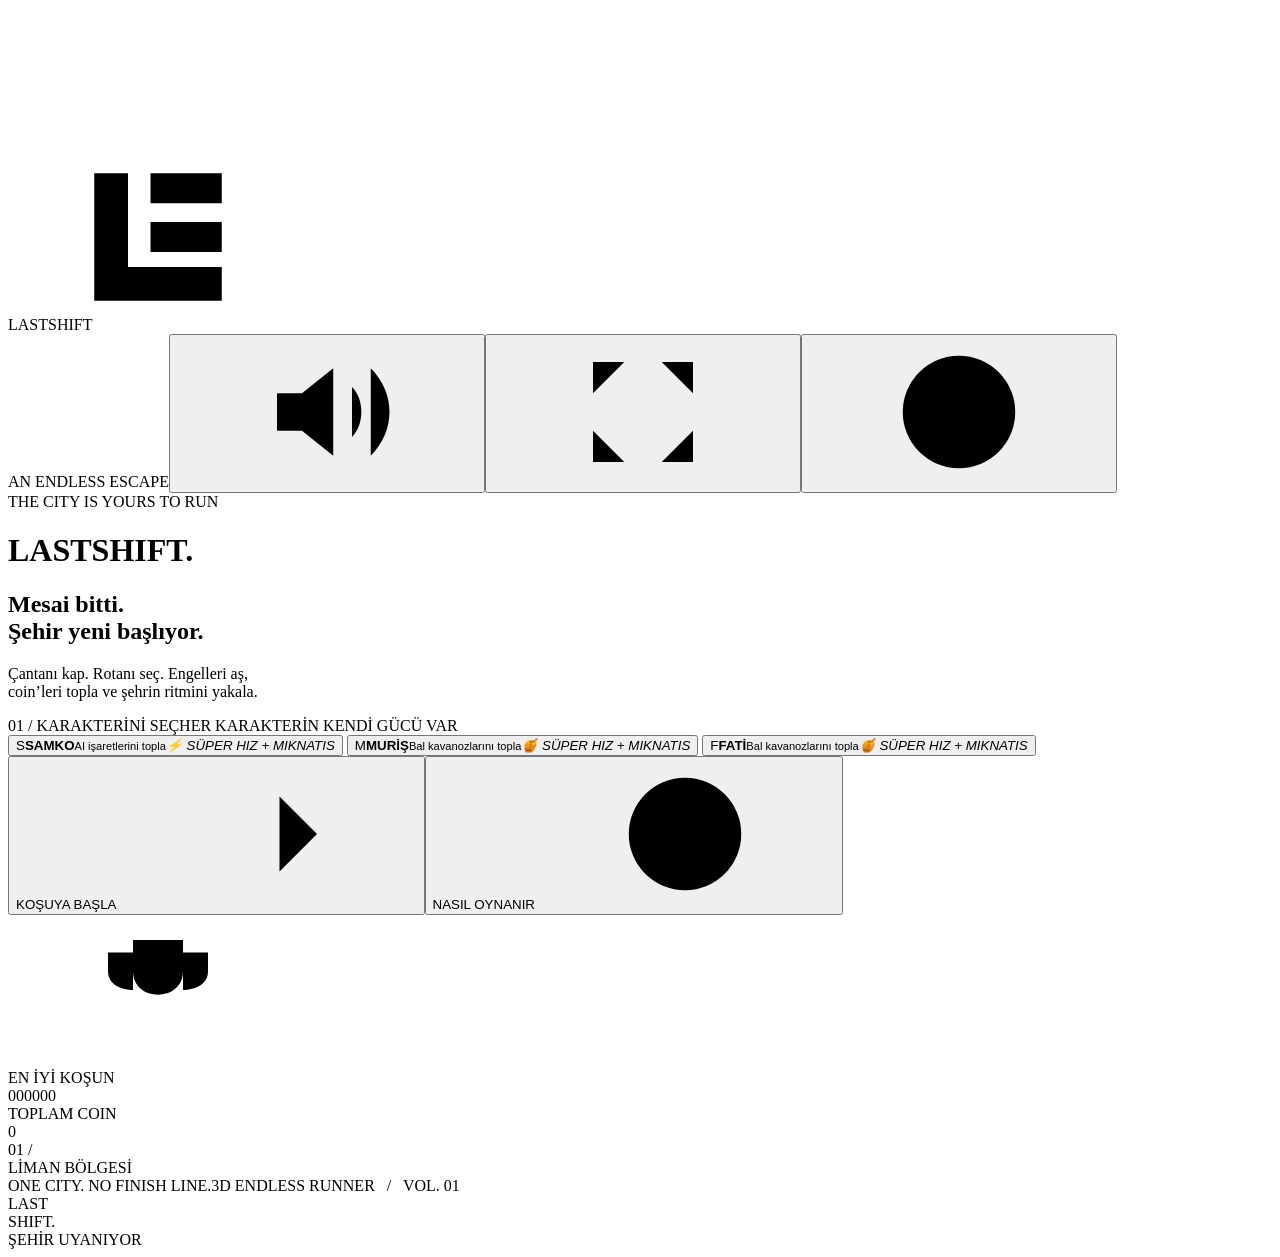
<file: src/index.template.html>
<!doctype html>
<html lang="tr">
<head>
<meta charset="utf-8"><meta name="viewport" content="width=device-width,initial-scale=1,maximum-scale=1,viewport-fit=cover"><meta name="theme-color" content="#172b33"><meta name="description" content="LAST SHIFT - Mesai bitti. Sehir yeni basliyor. Bagimsiz, 3D sonsuz kosu oyunu."><title>LAST SHIFT - An Endless Escape</title>
<link rel="icon" href="data:image/svg+xml,%3Csvg xmlns='http://www.w3.org/2000/svg' viewBox='0 0 64 64'%3E%3Crect width='64' height='64' rx='14' fill='%23172b33'/%3E%3Cpath d='M14 14h12v28h24v10H14zM32 14h18v10H32zM32 28h18v10H32z' fill='%23ffcb70'/%3E%3C/svg%3E">
<style>/*__STYLE__*/</style>
</head>
<body>
<svg width="0" height="0" style="position:absolute" aria-hidden="true"><defs>
<symbol id="i-mark" viewBox="0 0 40 40"><path d="M3 3h9v25h25v9H3zM18 3h19v8H18zM18 16h19v8H18z"/></symbol>
<symbol id="i-right" viewBox="0 0 24 24"><path d="M4 12h16m-6-6 6 6-6 6"/></symbol>
<symbol id="i-left" viewBox="0 0 24 24"><path d="M20 12H4m6-6-6 6 6 6"/></symbol>
<symbol id="i-up" viewBox="0 0 24 24"><path d="M12 20V4m-6 6 6-6 6 6"/></symbol>
<symbol id="i-down" viewBox="0 0 24 24"><path d="M12 4v16m-6-6 6 6 6-6"/></symbol>
<symbol id="i-sound" viewBox="0 0 24 24"><path d="M4 9h4l5-4v14l-5-4H4z"/><path class="sound-waves" d="M16 8c2 2 2 6 0 8m3-11c4 4 4 10 0 14"/><path class="sound-slash" d="m17 9 5 6m0-6-5 6"/></symbol>
<symbol id="i-pause" viewBox="0 0 24 24"><path d="M9 5v14M15 5v14" stroke-width="3"/></symbol>
<symbol id="i-close" viewBox="0 0 24 24"><path d="m6 6 12 12M18 6 6 18"/></symbol>
<symbol id="i-full" viewBox="0 0 24 24"><path d="M9 4H4v5m11-5h5v5M4 15v5h5m11-5v5h-5"/></symbol>
<symbol id="i-info" viewBox="0 0 24 24"><circle cx="12" cy="12" r="9"/><path d="M12 11v6m0-10v.1"/></symbol>
<symbol id="i-coin" viewBox="0 0 24 24"><circle cx="12" cy="12" r="9"/><circle cx="12" cy="12" r="6.1"/><path d="M10 8v8m4-8v8"/></symbol>
<symbol id="i-trophy" viewBox="0 0 24 24"><path d="M8 4h8v5c0 5-8 5-8 0zM8 6H4v3c0 3 4 3 4 3m8-6h4v3c0 3-4 3-4 3m-4 2v6m-4 0h8"/></symbol>
<symbol id="i-magnet" viewBox="0 0 24 24"><path d="M5 4v10a7 7 0 0 0 14 0V4h-5v10a2 2 0 0 1-4 0V4zM5 8h5m4 0h5"/></symbol>
<symbol id="i-shield" viewBox="0 0 24 24"><path d="m12 3 8 3v6c0 4-8 9-8 9s-8-5-8-9V6zM12 8v8m-4-4h8"/></symbol>
<symbol id="i-boost" viewBox="0 0 24 24"><path d="m14 2-10 12h7l-1 8L21 9h-8z"/></symbol>
<symbol id="i-flight" viewBox="0 0 24 24"><path d="M9 16V8c0-3 3-6 3-6s3 3 3 6v8zM9 10l-4 5v4l4-3m6-6 4 5v4l-4-3m-5 3 2 3 2-3"/><circle cx="12" cy="9" r="1.3"/></symbol>
<symbol id="i-lanes" viewBox="0 0 24 24"><path d="M8 8 4 12l4 4m8-8 4 4-4 4M4 12h16"/></symbol>
<symbol id="i-jump" viewBox="0 0 24 24"><path d="M4 20h16M6 15c0-8 6-11 6-11s6 3 6 11M9 7l3-3 3 3"/></symbol>
<symbol id="i-slide" viewBox="0 0 24 24"><path d="M3 20h18M5 11l6 5h7m-7-4 3-3h5M4 4h16"/><circle cx="7" cy="7" r="2"/></symbol>
<symbol id="i-check" viewBox="0 0 24 24"><path d="m5 12 4 4L19 6"/></symbol>
</defs></svg>
<canvas id="world" aria-label="LAST SHIFT 3D sonsuz kosu parkuru" tabindex="-1"></canvas>
<div id="vignette"></div><div id="speed-lines"></div><div id="impact"></div>
<header class="site-head" id="site-head">
<div class="brand-small"><svg class="mark"><use href="#i-mark"/></svg><div class="brand-type"><span>LAST</span><span>SHIFT</span></div></div>
<div class="head-right"><span class="head-note">AN ENDLESS ESCAPE</span><button class="icon-button sound-toggle" aria-label="Sesi kapat" title="Ses (M)"><svg class="icon"><use href="#i-sound"/></svg></button><button class="icon-button" id="fullscreen" aria-label="Tam ekran" title="Tam ekran (F)"><svg class="icon"><use href="#i-full"/></svg></button><button class="icon-button" id="info" aria-label="Nasil oynanir?"><svg class="icon"><use href="#i-info"/></svg></button></div>
</header>
<main id="home">
<div class="home-content">
<div class="edition">THE CITY IS YOURS TO RUN</div>
<h1 class="home-title"><span>LAST</span><span class="shift">SHIFT.</span></h1>
<h2 class="home-subtitle">Mesai bitti.<br>Şehir yeni başlıyor.</h2>
<p class="home-description">Çantanı kap. Rotanı seç. Engelleri aş,<br>coin’leri topla ve şehrin ritmini yakala.</p>
<div class="hero-heading"><span>01 / KARAKTERİNİ SEÇ</span><span>HER KARAKTERİN KENDİ GÜCÜ VAR</span></div>
<div class="hero-select" role="group" aria-label="Karakter seçimi">
<button class="hero-card selected" data-hero="samko" aria-pressed="true"><span class="hero-avatar samko">S</span><span class="hero-info"><strong>SAMKO</strong><small>AI işaretlerini topla</small><em>⚡ SÜPER HIZ + MIKNATIS</em></span></button>
<button class="hero-card" data-hero="muris" aria-pressed="false"><span class="hero-avatar muris">M</span><span class="hero-info"><strong>MURİŞ</strong><small>Bal kavanozlarını topla</small><em>🍯 SÜPER HIZ + MIKNATIS</em></span></button>
<button class="hero-card" data-hero="fati" aria-pressed="false"><span class="hero-avatar fati">F</span><span class="hero-info"><strong>FATİ</strong><small>Bal kavanozlarını topla</small><em>🍯 SÜPER HIZ + MIKNATIS</em></span></button>
</div>
<div class="home-actions"><button class="primary" id="start">KOŞUYA BAŞLA<svg class="icon"><use href="#i-right"/></svg></button><button class="secondary" id="how">NASIL OYNANIR<svg class="icon"><use href="#i-info"/></svg></button></div>
<div class="home-record"><div class="record-icon"><svg class="icon"><use href="#i-trophy"/></svg></div><div><div class="record-label">EN İYİ KOŞUN</div><div class="record-value mono" id="home-best">000000</div></div><div class="home-bank"><div class="record-label">TOPLAM COIN</div><div class="record-value mono" id="home-bank">0</div></div></div>
</div>
<div class="world-tag"><div class="tag-no">01 /</div><div class="tag-name">LİMAN BÖLGESİ</div><span class="tag-line"></span></div>
<div class="home-foot"><span>ONE CITY. NO FINISH LINE.</span><span>3D ENDLESS RUNNER &nbsp; / &nbsp; VOL. 01</span></div>
</main>
<div id="hud" hidden>
<div class="hud-top"><div class="score-block"><div class="hero-running" id="hero-hud">SAMKO</div><div class="atmosphere-running" id="atmosphere-name">GÜN BATIMI</div><div class="score-label">KOŞU SKORU</div><div class="score-number mono" id="score">000000</div><div class="score-best mono">REKOR <span id="hud-best">000000</span></div></div><div class="district"><span class="district-number" id="district-no">01</span><span id="district-name">LİMAN BÖLGESİ</span></div><div class="hud-right"><div class="coin-badge"><svg class="icon"><use href="#i-coin"/></svg><span id="coins" class="mono">0</span></div><button class="icon-button sound-toggle" aria-label="Sesi kapat" title="Ses (M)"><svg class="icon"><use href="#i-sound"/></svg></button><button class="icon-button" id="pause-button" aria-label="Duraklat" title="Duraklat (P)"><svg class="icon"><use href="#i-pause"/></svg></button></div></div>
<div class="bonus-stack" id="bonus-stack"></div>
<div class="combo" id="combo"><div class="combo-value" id="combo-value">×2</div><div class="combo-label">COIN SERİSİ</div></div>
<div class="hud-bottom"><div class="pace"><div class="pace-head"><span>TEMPO</span><span class="pace-value mono" id="pace-value">1.0×</span></div><div class="pace-bar"><div class="pace-fill" id="pace-fill"></div></div><div class="distance mono" id="distance">0 M / SONSUZA</div></div><div class="mission"><div class="mission-label" id="mission-label">MİNİ GÖREV / 01</div><div class="mission-desc"><span id="mission-name">25 coin topla</span><span class="mono" id="mission-value">0/25</span></div><div class="mission-bar"><div class="mission-fill" id="mission-fill"></div></div></div></div>
<div class="controls-hint" id="controls-hint"><span><kbd class="key">←</kbd><kbd class="key">→</kbd> Şerit değiştir</span><span><kbd class="key">SPACE</kbd> Zıpla</span><span><kbd class="key">↓</kbd> Kay</span></div>
<div class="touch-controls"><div class="touch-group"><button class="touch-btn" data-action="left" aria-label="Sola gec"><svg class="icon"><use href="#i-left"/></svg></button><button class="touch-btn" data-action="right" aria-label="Saga gec"><svg class="icon"><use href="#i-right"/></svg></button></div><div class="touch-group"><button class="touch-btn" data-action="slide" aria-label="Kay"><svg class="icon"><use href="#i-down"/></svg></button><button class="touch-btn jump" data-action="jump" aria-label="Zipla"><svg class="icon"><use href="#i-up"/></svg></button></div></div>
</div>
<div class="toast" id="toast" role="status" aria-live="polite"><div class="toast-title" id="toast-title"></div><div class="toast-sub" id="toast-sub"></div></div>
<section class="overlay" id="pause-overlay" hidden aria-label="Oyun duraklatildi"><div class="panel"><div class="panel-eyebrow">LAST SHIFT / MOLA</div><h2>BİR NEFES.</h2><p>Şehir burada. Hazır olduğunda kaldığın yerden devam.</p><button class="primary" id="resume">KOŞUYA DEVAM<svg class="icon"><use href="#i-right"/></svg></button><button class="secondary" id="restart-pause">YENİDEN BAŞLA</button><button class="secondary" id="home-pause">ANA MENÜ</button></div></section>
<section class="overlay" id="over-overlay" hidden aria-label="Kosu sonucu"><div class="panel"><div class="panel-eyebrow">VARDİYA TAMAMLANDI <span class="new-record" id="new-record" hidden>YENİ REKOR</span></div><h2>BİR KOŞU<br>DAHA?</h2><div class="big-score mono" id="final-score">000000</div><div class="big-score-label">TOPLAM SKOR</div><div class="results"><div><div class="result-label">MESAFE</div><div class="result-value mono" id="final-distance">0 m</div></div><div><div class="result-label">COIN</div><div class="result-value gold mono" id="final-coins">0</div></div><div><div class="result-label">EN İYİ</div><div class="result-value mono" id="final-best">0</div></div></div><p id="end-tip">Her koşu yeni bir rota. Bir sonraki senin.</p><button class="primary" id="restart">TEKRAR KOŞ<svg class="icon"><use href="#i-right"/></svg></button><button class="secondary" id="home-over">ANA MENÜYE DÖN</button></div></section>
<section class="overlay" id="how-overlay" hidden role="dialog" aria-modal="true" aria-labelledby="how-title"><div class="panel how-panel"><button class="icon-button panel-close" id="close-how" aria-label="Kapat"><svg class="icon"><use href="#i-close"/></svg></button><div class="panel-eyebrow">KISA BİR ŞEHİR REHBERİ</div><h2 id="how-title">RİTMİ YAKALA.</h2><p>Üç şerit. Tek yön. Bitiş çizgisi yok.<br>Coin’leri topla; araçlara, bariyerlere ve gözcülere dikkat et. Samko AI işaretleri, Muriş ve Fati bal kavanozlarıyla süper hız ve mıknatıs kazanır.</p><div class="how-controls"><div class="how-control"><svg class="icon"><use href="#i-lanes"/></svg><strong>Şerit değiştir</strong><small>← → veya A / D<br>Mobil: sağa / sola kaydır</small></div><div class="how-control"><svg class="icon"><use href="#i-jump"/></svg><strong>Zıpla</strong><small>Space, ↑ veya W<br>Mobil: yukarı kaydır / dokun</small></div><div class="how-control"><svg class="icon"><use href="#i-slide"/></svg><strong>Altından kay</strong><small>↓ veya S<br>Mobil: aşağı kaydır</small></div></div><div class="bonus-guide"><div class="bonus-guide-item"><svg class="icon"><use href="#i-magnet"/></svg><div><strong>Coin mıknatısı</strong><small>Yakındaki coin’leri 9 saniye boyunca kendine çek.</small></div></div><div class="bonus-guide-item"><svg class="icon"><use href="#i-shield"/></svg><div><strong>Koruma kalkanı</strong><small>14 saniye içinde tek bir çarpışmayı atlat.</small></div></div><div class="bonus-guide-item"><svg class="icon"><use href="#i-boost"/></svg><div><strong>Hız patlaması</strong><small>6 saniye hızlan. Engelleri kır; coin’leri yakala.</small></div></div><div class="bonus-guide-item"><svg class="icon"><use href="#i-flight"/></svg><div><strong>Uçuş modu</strong><small>Jetpack ile 9 saniye yüksel. Şehrin üzerinden uç.</small></div></div></div><p class="fine-print">Alçak bariyer: zıpla. Yüksek geçit: kay. Araç: şerit değiştir. Gözcü robotlar sana doğru ilerler. Seri coin’ler puan çarpanını yükseltir. Hız zamanla artar. P / Esc: mola · M: ses · F: tam ekran.</p><button class="primary" id="got-it">HAZIRIM<svg class="icon"><use href="#i-right"/></svg></button></div></section>
<div id="loading"><div><div class="loading-brand">LAST<br>SHIFT.</div><div class="loading-line"></div><div class="loading-label">ŞEHİR UYANIYOR</div></div></div>
<div id="fatal" hidden><div><h2>Şehir henüz görüntülenemedi.</h2><p id="fatal-message">Bu oyun WebGL 2 destekleyen bir tarayıcı ve donanım hızlandırması gerektirir.</p><p>Dosyayı Chrome veya Edge ile açmayı deneyin. Kurulum ya da internet bağlantısı gerekmiyor.</p></div></div>
<noscript>LAST SHIFT için JavaScript’i etkinleştirin.</noscript>
<script>/*__ENGINE__*/</script>
<script>/*__WORLD__*/</script>
<script>/*__AUDIO__*/</script>
<script>/*__GAME__*/</script>
</body></html>
</file>
